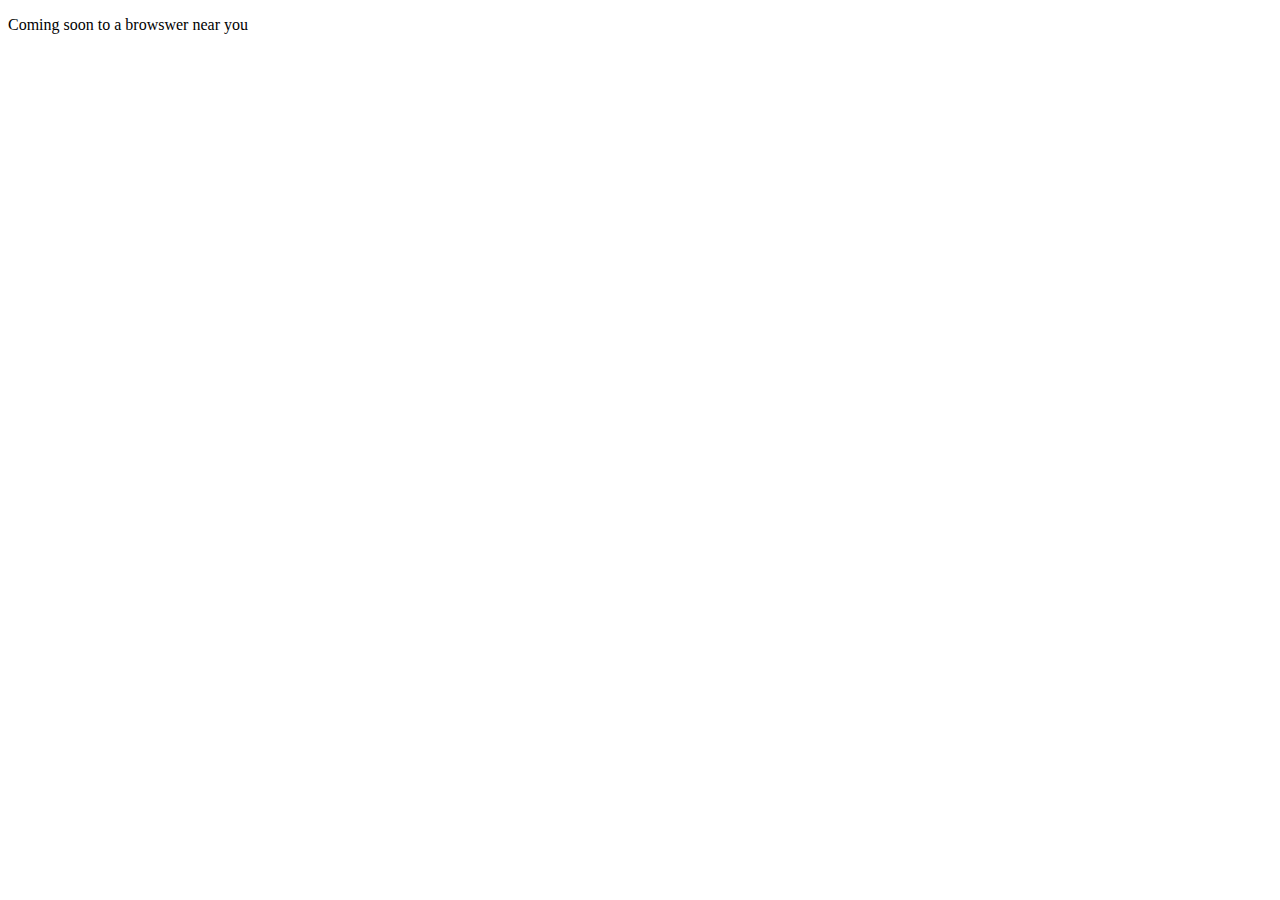
<file: index.html>
<!DOCTYPE html>
<html lang="en">
<head>
    <meta charset="UTF-8">
    <meta http-equiv="X-UA-Compatible" content="IE=edge">
    <meta name="viewport" content="width=device-width, initial-scale=1.0">
    <title>Learn Through Stories. Brought to you by IDC, IIT Bombay</title>
</head>
<body>
    <p> Coming soon to a browswer near you </p>
</body>
</html>
</file>
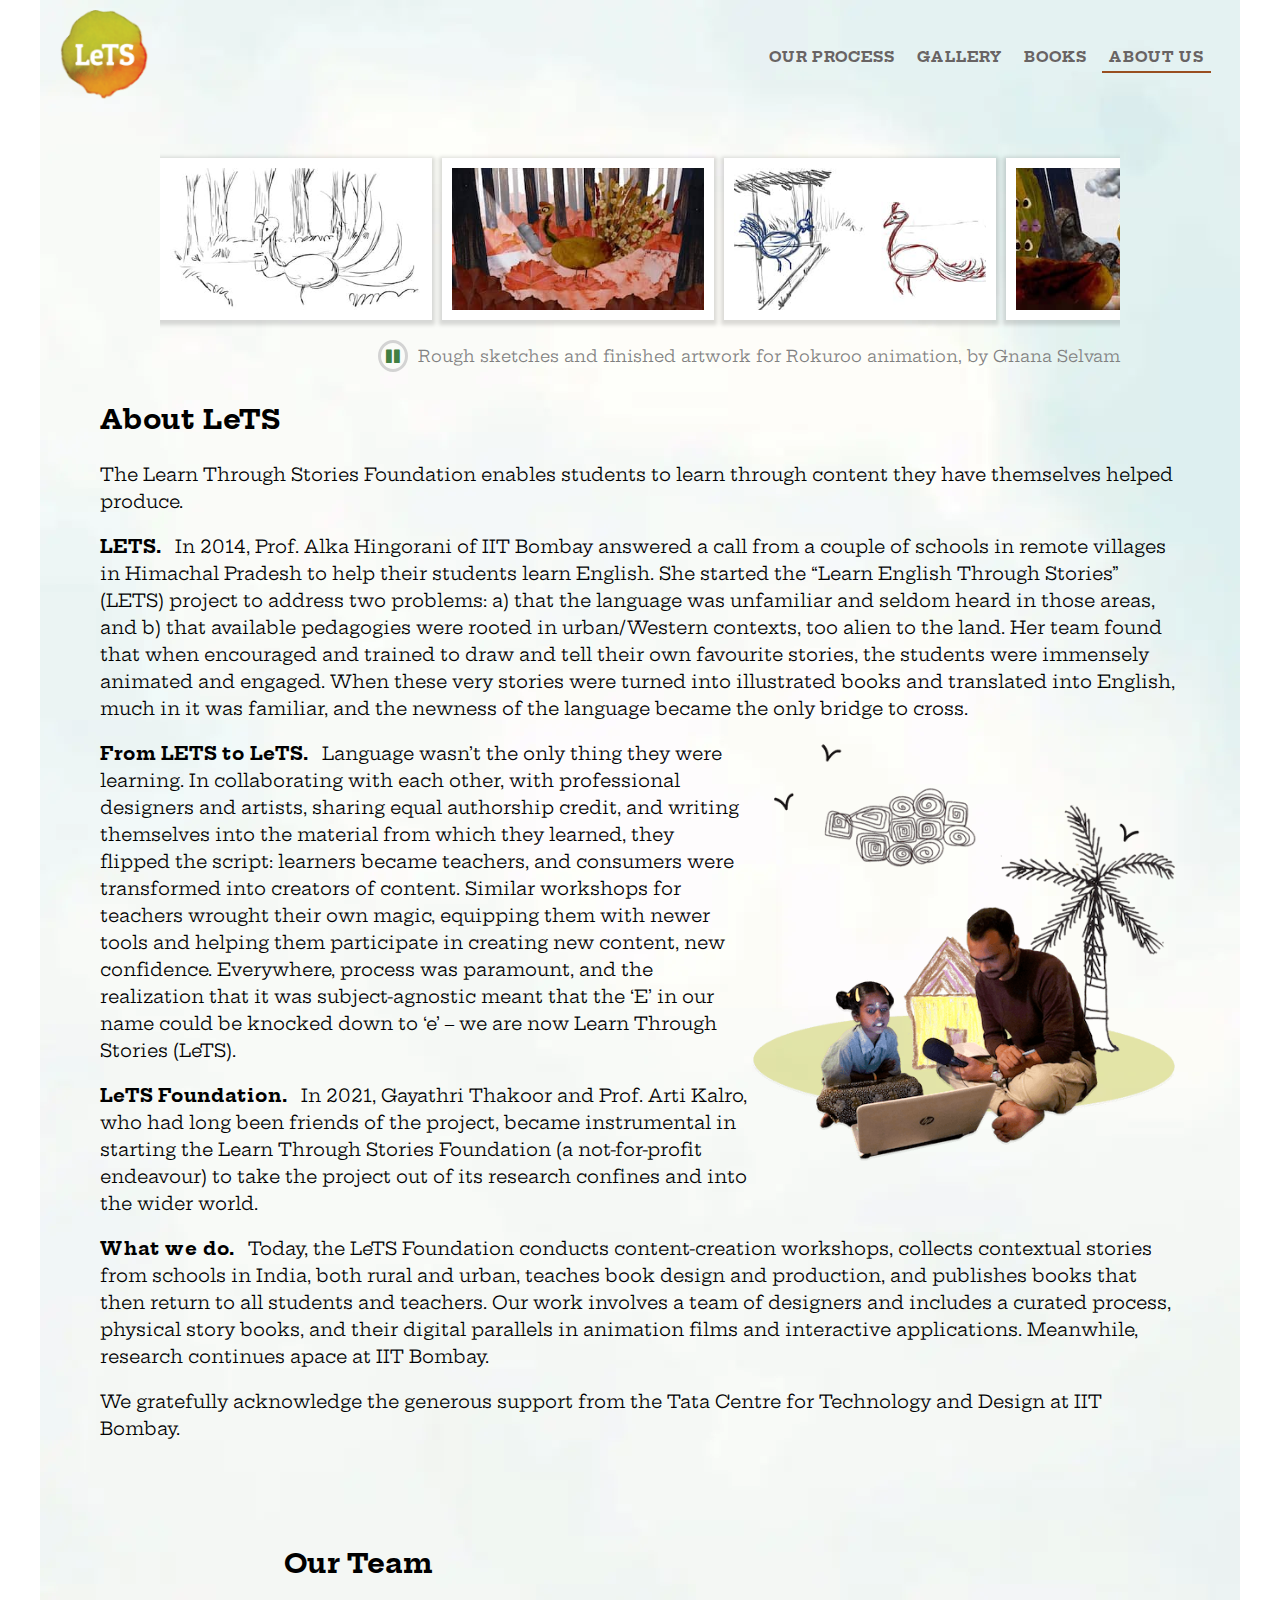
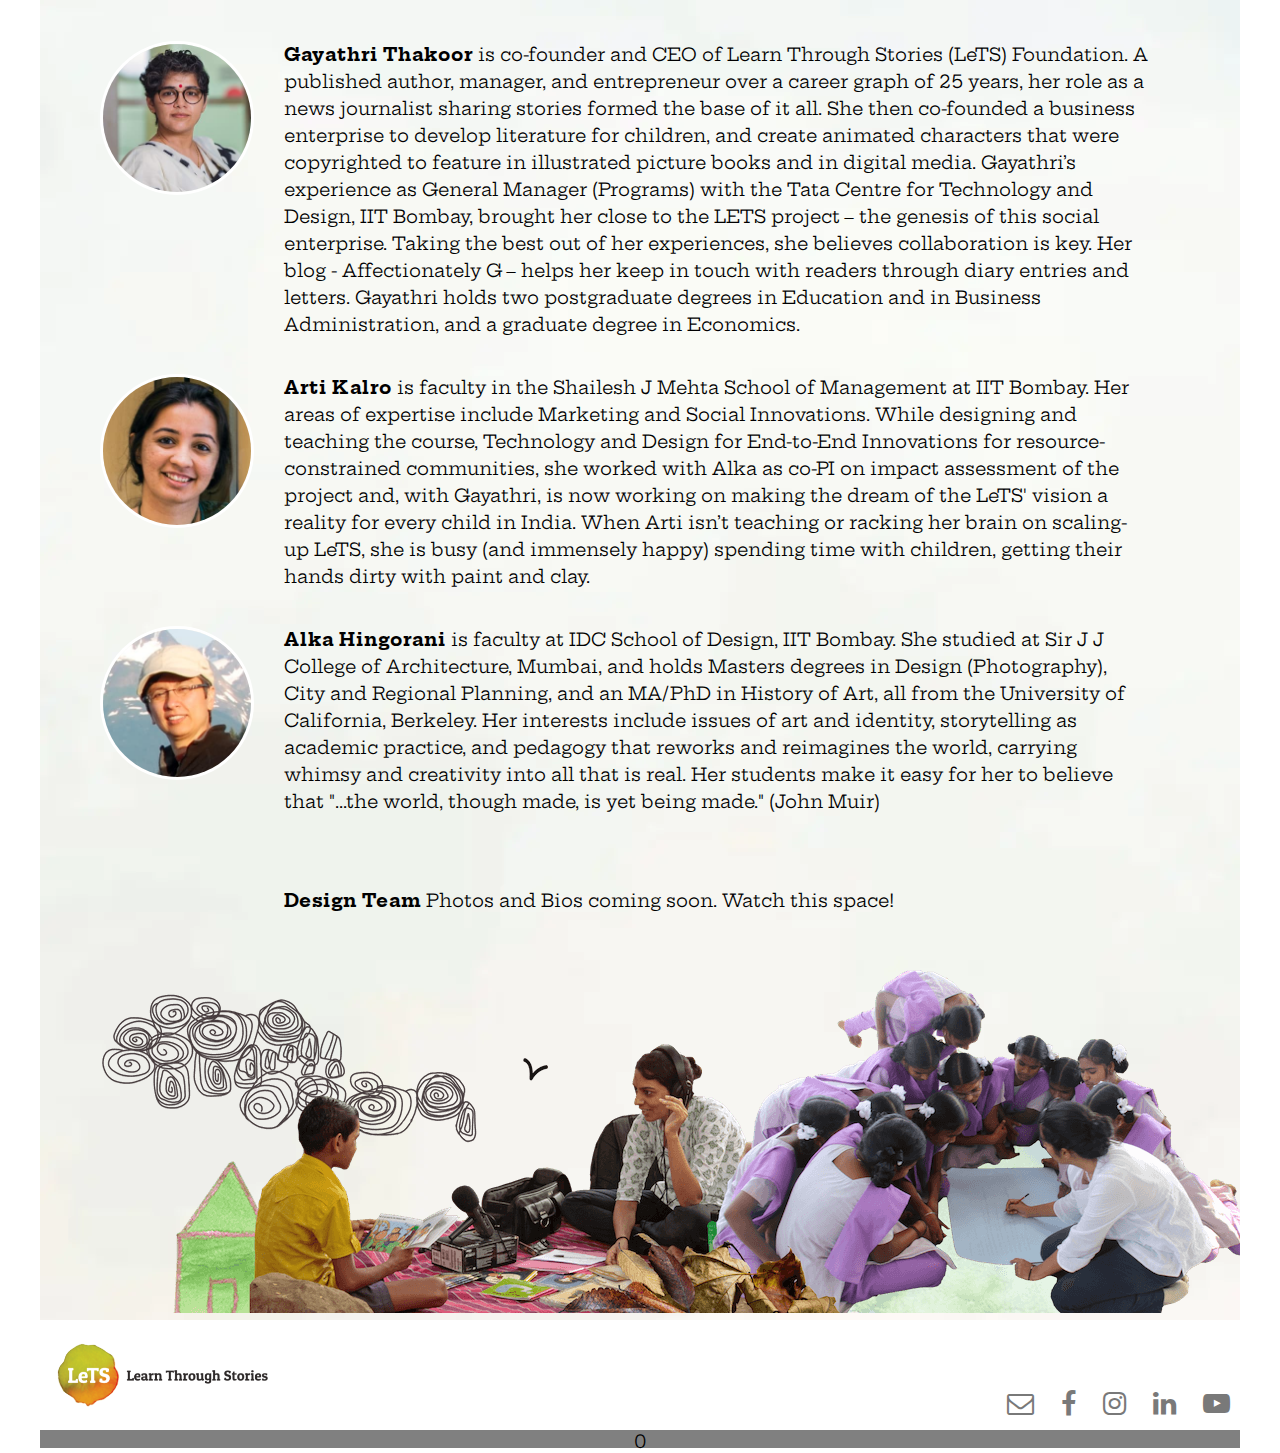
<file: aboutus.html>
<!DOCTYPE html>
<html lang="en">

<head>
  <meta charset="UTF-8">
  <meta http-equiv="X-UA-Compatible" content="IE=edge">
  <meta name="viewport" content="width=device-width, initial-scale=1.0">
  <title>LeTS: Learn Through Stories. About Us.</title>
  <script async src="https://www.googletagmanager.com/gtag/js?id=G-5X773H3F3R"></script>
  <script>
    window.dataLayer = window.dataLayer || [];
    function gtag(){dataLayer.push(arguments);}
    gtag('js', new Date());

    gtag('config', 'G-5X773H3F3R');
  </script>
  <link rel="stylesheet" href="./assets/css/base.css">
  <link rel="stylesheet" href="assets/css/aboutus.css">
  <script src="assets/js/jquery-3.5.1.min.js"></script>
  <style>
    .about strong {
      margin-right: 0.5rem;
    }
  </style>
</head>

<body>
  <div id="about-container">
    <nav id="navbar">
      <div id="logo">
        <a href="index.html"><img src="assets/img/lets-logo-120.png"></a>
      </div>
      <ul id="links" class="nav">
        <li class="nav-item"><a href="process.html">OUR PROCESS</a></li>
        <li class="nav-item"><a href="gallery.html">GALLERY</a></li>
        <li class="nav-item"><a href="books.html">BOOKS</a></li>
        <li class="nav-item active-page"><a href="#">ABOUT US</a></li>
      </ul>
    </nav>

    <div id="anim-container">
      <div id="anim-slider" class="slider">
        <div class="slide"><img src="assets/img/about_anim/01-peacock-a.jpg"></div>
        <div class="slide"><img src="assets/img/about_anim/01-peacock-b.jpg"></div>
        <div class="slide"><img src="assets/img/about_anim/02-peacock-rooster-a.jpg"></div>
        <div class="slide"><img src="assets/img/about_anim/02-peacock-rooster-b.jpg"></div>
        <div class="slide"><img src="assets/img/about_anim/03-sheep-rooster-a.jpg"></div>
        <div class="slide"><img src="assets/img/about_anim/03-sheep-rooster-b.jpg"></div>
        <div class="slide"><img src="assets/img/about_anim/04-sheep-a.jpg"></div>
        <div class="slide"><img src="assets/img/about_anim/04-sheep-b.jpg"></div>
        <div class="slide"><img src="assets/img/about_anim/05-sheep-a.jpg"></div>
        <div class="slide"><img src="assets/img/about_anim/05-sheep-b.jpg"></div>
        <div class="slide"><img src="assets/img/about_anim/06-peacock-rooster-a.jpg"></div>
        <div class="slide"><img src="assets/img/about_anim/06-peacock-rooster-b.jpg"></div>
        <div class="slide"><img src="assets/img/about_anim/07-rooster-a.jpg"></div>
        <div class="slide"><img src="assets/img/about_anim/07-rooster-b.jpg"></div>
      </div>
      <div id="anim-control" style="text-align: end;margin-top:10px">
        <a id="play" class="fa icon-pause" onclick="togglePlayPause();"></a>
        Rough sketches and finished artwork for Rokuroo animation, by Gnana Selvam
      </div>  
    </div>
    <div class="about">
      <h2 style="text-align: start;"> About LeTS </h2>
      The Learn Through Stories Foundation enables students to learn through content they have themselves helped
      produce.
    </div>

    <div class="about">

      <strong>LETS.</strong> In 2014, Prof. Alka Hingorani of IIT Bombay answered a call from a couple of schools in
      remote villages in Himachal Pradesh to help their students learn English. She started the “Learn English Through
      Stories” (LETS) project to address two problems: a) that the language was unfamiliar and seldom heard in those
      areas, and b) that available pedagogies were rooted in urban/Western contexts, too alien to the land. Her team
      found that when encouraged and trained to draw and tell their own favourite stories, the students were immensely
      animated and engaged. When these very stories were turned into illustrated books and translated into English,
      much in it was familiar, and the newness of the language became the only bridge to cross.
    </div>

    <div class="about">
      <span class="floater"><img src="assets/img/about-umesh.png" title="Umesh Wagh recording student voice"></span>
      <strong>From LETS to LeTS.</strong> Language wasn’t the only thing they were learning. In collaborating with
      each other, with professional designers and artists, sharing equal authorship credit, and writing themselves
      into the material from which they learned, they flipped the script: learners became teachers,

      and consumers were
      transformed into creators of content. Similar workshops for teachers wrought their own magic, equipping them
      with newer tools and helping them participate in creating new content, new confidence. Everywhere, process was
      paramount, and the realization that it was subject-agnostic meant that the ‘E’ in our name could be knocked down
      to ‘e’ – we are now Learn Through Stories (LeTS).
    </div>

    <div class="about">
      <strong>LeTS Foundation.</strong> In 2021, Gayathri Thakoor and Prof. Arti Kalro, who had long been friends of
      the project, became instrumental in starting the Learn Through Stories Foundation (a not-for-profit endeavour)
      to take the project out of its research confines and into the wider world.
    </div>

    <div class="about">
      <strong>What we do.</strong> Today, the LeTS Foundation conducts content-creation workshops, collects contextual
      stories from schools in India, both rural and urban, teaches book design and production, and publishes books
      that then return to all students and teachers. Our work involves a team of designers and includes a curated
      process, physical story books, and their digital parallels in animation films and interactive applications.
      Meanwhile, research continues apace at IIT Bombay.
    </div>

    <div class="about">We gratefully acknowledge the generous support from the Tata Centre for
      Technology and Design at IIT Bombay.
    </div>


    <div class="team" style="margin-top:4rem;">
      <div class="member">
        <!-- <img src="assets/img/about-bird-cloud.png" style="position: absolute; left: 0; width:20%; height: auto;" alt=""
          srcset=""> -->
        <div class="profile">
          <h2 style="text-align: start;"> Our Team </h2>
        </div>
      </div>
      <div class="member">
        <div class="square">
          <div class="mugshot"><img src="assets/img/gayathri.jpg"></div>
        </div>
        <div class="profile">
          <strong>Gayathri Thakoor</strong> is co-founder and CEO of Learn Through Stories (LeTS) Foundation. A
          published author,
          manager, and entrepreneur over a career graph of 25 years, her role as a news journalist sharing stories
          formed the base of it all. She then co-founded a business enterprise to develop literature for children, and
          create animated characters that were copyrighted to feature in illustrated picture books and in digital
          media. Gayathri’s experience as General Manager (Programs) with the Tata
          Centre for Technology and Design, IIT Bombay, brought her close to the LETS project – the genesis of this
          social
          enterprise. Taking the best out of her experiences, she believes
          collaboration is key. Her blog - Affectionately G – helps her keep in touch with readers
          through diary entries and letters. Gayathri holds two postgraduate degrees in Education and in Business
          Administration, and a graduate degree in Economics.
        </div>
      </div>

      <div class="member">
        <div class="square">
          <div class="mugshot"><img src="assets/img/arti.jpg"></div>
        </div>
        <div class="profile">
          <strong>Arti Kalro</strong> is faculty in the Shailesh J Mehta School of Management at IIT Bombay. Her areas
          of expertise
          include Marketing and Social Innovations. While designing and teaching the course, Technology and Design for
          End-to-End Innovations for resource-constrained communities, she worked with Alka as co-PI on impact
          assessment
          of the project and, with Gayathri, is now working on making the dream of the LeTS' vision a reality for every
          child in India. When
          Arti isn’t teaching or racking her brain on scaling-up LeTS, she is busy (and immensely happy) spending time
          with
          children, getting their hands dirty with paint and clay.
        </div>
      </div>

      <div class="member">
        <div class="square">
          <div class="mugshot"><img src="assets/img/alka.jpg"></div>
        </div>
        <div class="profile">
          <strong>Alka Hingorani</strong> is faculty at IDC School of Design, IIT Bombay. She studied at Sir J J College
          of Architecture, Mumbai, and holds Masters degrees in Design (Photography), City and Regional Planning, and an
          MA/PhD in History of Art, all from the University of California, Berkeley. Her interests include issues of art
          and identity, storytelling as academic practice, and pedagogy that reworks and reimagines the world, carrying
          whimsy and creativity into all that is real. Her students make it easy for her to believe that
          "...the world, though made, is yet being made." (John Muir)

        </div>
      </div>

      <div class="member" style="margin-top:4rem;">
        <div class="profile">
          <strong>Design Team</strong> Photos and Bios coming soon. Watch this space!

        </div>
      </div>
    </div>

    <div style="overflow:hidden;">
      <img src="assets/img/about-aarti.png" title="Aarti Latkar engaging students" loading="lazy" style="margin-left: 3rem; width:100%; height:auto;">
    </div>
  </div>
 
  <div id="footer">
    <div id="logotext"> <img src="assets/img/ftr-logo.png"> </div>
    <div id="social">
      <a href="mailto:contactletsfoundation@gmail.com?body=Dear%20LeTS%20team,">
        <span class="fa icon-mail"></span>
      </a>
      <a href="#"> <span class="fa icon-facebook"></span></a>
      <a href="#"> <span class="fa icon-instagram"></span></a>
      <a href="#"> <span class="fa icon-linkedin"></span></a>
      <a href="https://www.youtube.com/channel/UCVaoDw8TCRQFyrm3IbUyc-Q"> <span class="fa icon-youtube"></span></a>
    </div>
  </div>
  <div style="height: 1rem; background-color: grey; width: 100%;" />

  <script>
    const slides = $(".slide");
    const slider = $("#anim-slider"); // dom element
    const delay = 4000;
    var isPaused = false;
    var timer = null;
    function animLoop() {
      clearTimeout(timer);
      if (isPaused) {
        return;
      }
      // At each iteration, scroll to the closest child on the right
      // This works even if the window is manually scrolled. 
      // If the last child is in the scroll window, then wait a little and scrollback.
      const _slider = slider[0]; // dom element
      if (_slider.clientWidth > 0 && (_slider.scrollWidth - _slider.scrollLeft <= _slider.clientWidth)) {
        // Reached the end. delay some more, then reset to left.
        slider.animate({ scrollLeft: slides[0].offsetLeft }, 300);
        timer = setTimeout(() => {
          animLoop();
        }, delay);
      } else {
        for (let i = 0; i < slides.length; i++) {
          const slide = slides[i];

          if (slide.offsetLeft - _slider.scrollLeft > 15) {
            slider.animate({ scrollLeft: slide.offsetLeft - 2 }, 800); // -2 to not obscure the left border
            timer = setTimeout(animLoop, delay);
            break;
          }
        }
      }
    }
    slider.scrollLeft(slides[0].offsetLeft);
    timer=setTimeout(animLoop, delay);
    
    function togglePlayPause() {
      isPaused = !isPaused;
      if (isPaused) {
        $("#play").removeClass("icon-pause").addClass("icon-play")
      } else {
        $("#play").removeClass("icon-play").addClass("icon-pause")
        animLoop();
      }
    }
  </script>
</body>
0
</html>
</file>
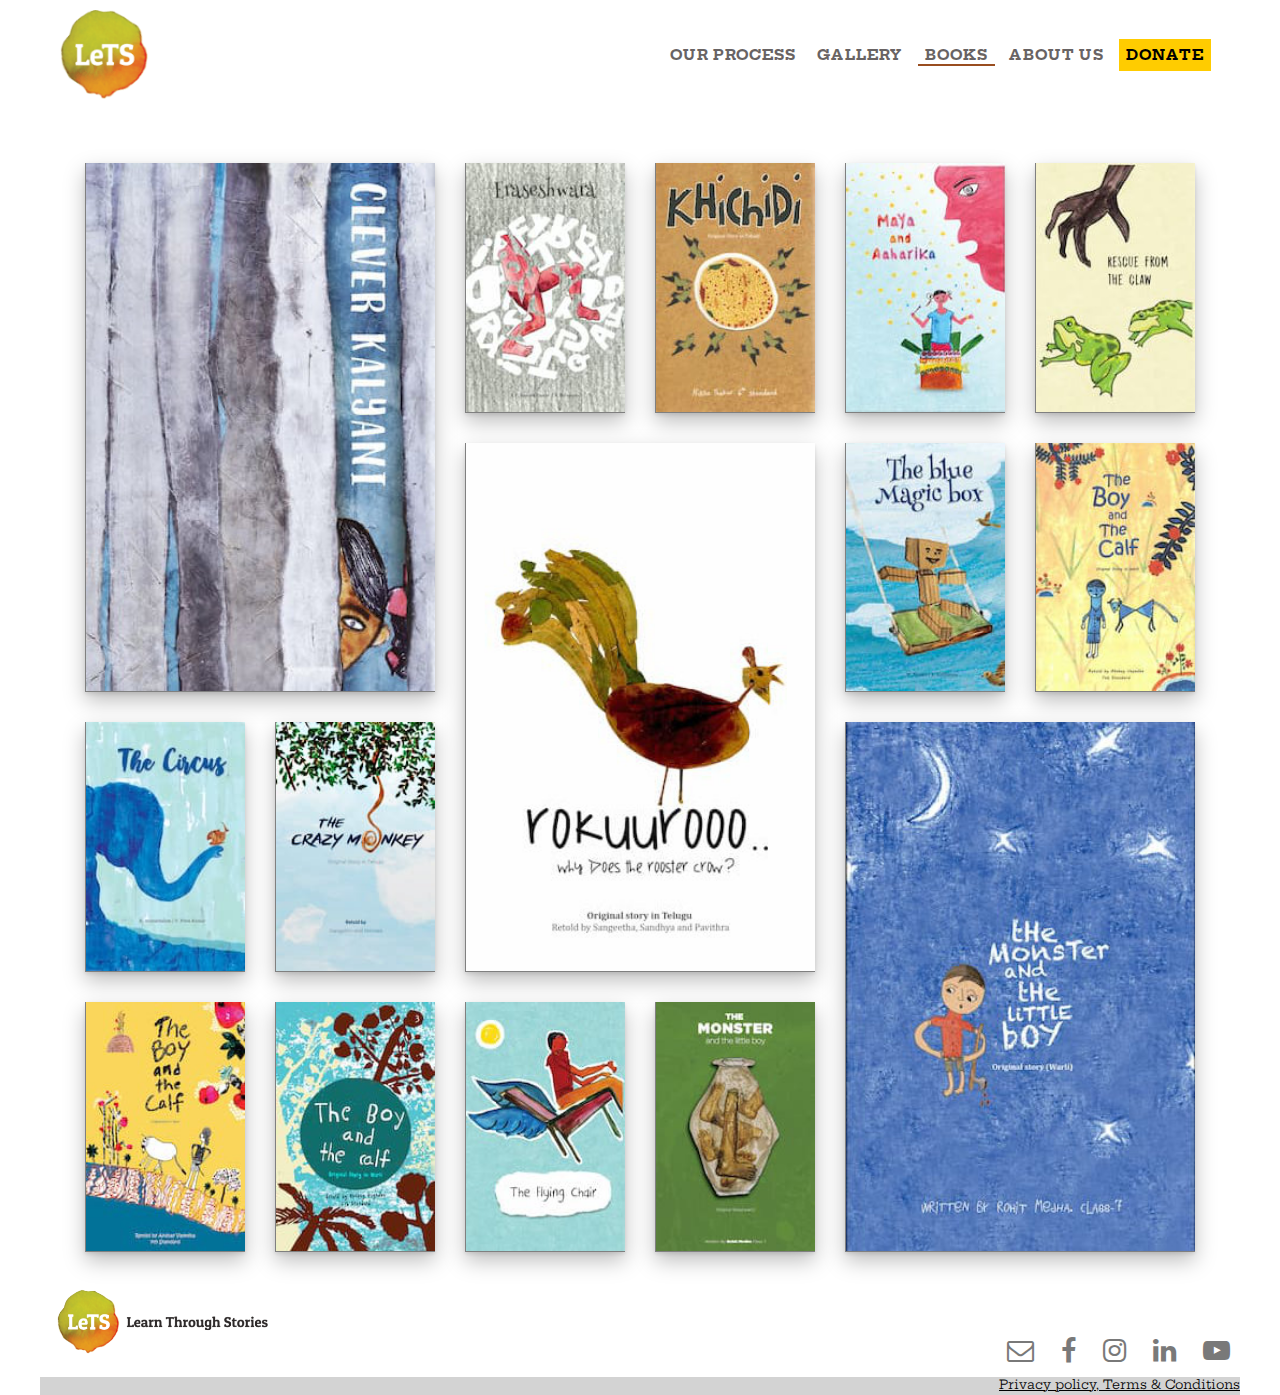
<file: books.html>
<!DOCTYPE html>
<html lang="en">

<head>
    <meta charset="UTF-8">
    <meta http-equiv="X-UA-Compatible" content="IE=edge">
    <meta name="viewport" content="width=device-width, initial-scale=1.0">
    <title>LeTS: Learn Through Stories. Our Books</title>
    <script async src="https://www.googletagmanager.com/gtag/js?id=G-5X773H3F3R"></script>
    <script>
      window.dataLayer = window.dataLayer || [];
      function gtag(){dataLayer.push(arguments);}
      gtag('js', new Date());
  
      gtag('config', 'G-5X773H3F3R');
    </script>
    <link rel="stylesheet" href="./assets/css/bookblock.css" />
    <link rel="stylesheet" href="assets/css/base.css">
    <link rel="stylesheet" href="assets/css/books-base.css">
    <link rel="stylesheet" href="assets/css/books.css">
    <style>
        @media only screen and (max-width: 720px) {
            #middle {
                font-size: 10px;
            }
        }
    </style>
</head>

<body>
    <div id="books-container">
        <nav id="navbar">
            <div id="logo">
                <a href="index.html"><img src="assets/img/lets-logo-120.png"></a>
            </div>
            <ul id="links" class="nav">
                <li class="nav-item"><a href="process.html">OUR PROCESS</a></li>
                <li class="nav-item"><a href="gallery.html">GALLERY</a></li>
                <li class="nav-item active-page"><a href="books.html">BOOKS</a></li>
                <li class="nav-item"><a href="aboutus.html">ABOUT US</a></li>
		<li class="nav-item"><a class="donate" href="https://rzp.io/l/learnthroughstories">DONATE</a></li>
            </ul>
        </nav>
        <div id="books-top">
            <!-- <img src="assets/img/books-top.png"> -->
        </div>
        <div id="book-open"> </div>         <!-- Placeholder for book modal -->
        <div id="shelf">
            <div id="ck" class="grid-cell">
                <div class="book-on-shelf" onclick="openBook('CleverKalyani');">
                    <img src='assets/img/books/CleverKalyani/00-small.jpg'>
                </div>
            </div>

            <div id="bm" class="grid-cell">
                <div class="book-on-shelf" onclick="openBook('BlueMagicBox');">
                    <img src='assets/img/books/BlueMagicBox/00-small.jpg'>
                </div>
            </div>

            <div id="bc1" class="grid-cell">
                <div class="book-on-shelf" onclick="openBook('BoyandCalf_v1');">
                    <img src='assets/img/books/BoyandCalf_v1/00-small.jpg'>
                </div>
            </div>

            <div id="bc2" class="grid-cell">
                <div class="book-on-shelf" onclick="openBook('BoyandCalf_v2');">
                    <img src='assets/img/books/BoyandCalf_v2/00-small.jpg'>
                </div>
            </div>

            <div id="bc3" class="grid-cell">
                <div class="book-on-shelf" onclick="openBook('BoyandCalf_v3');">
                    <img src='assets/img/books/BoyandCalf_v3/00-small.jpg'>
                </div>
            </div>

            <div id="cm" class="grid-cell">
                <div class="book-on-shelf" onclick="openBook('CrazyMonkey');">
                    <img src='assets/img/books/CrazyMonkey/00-small.jpg'>
                </div>
            </div>

            <div id="er" class="grid-cell">
                <div class="book-on-shelf" onclick="openBook('Eraseshwara');">
                    <img src='assets/img/books/Eraseshwara/00-small.jpg'>
                </div>
            </div>

            <div id="fc" class="grid-cell">
                <div class="book-on-shelf" onclick="openBook('FlyingChair');">
                    <img src='assets/img/books/FlyingChair/00-small.jpg'>
                </div>
            </div>

            <div id="kh" class="grid-cell">
                <div class="book-on-shelf" onclick="openBook('Khichdi');">
                    <img src='assets/img/books/Khichdi/00-small.jpg'>
                </div>
            </div>

            <div id="ma" class="grid-cell">
                <div class="book-on-shelf" onclick="openBook('MayaAndAaharika');">
                    <img src='assets/img/books/MayaAndAaharika/00-small.jpg'>
                </div>
            </div>

            <div id="mr" class="grid-cell">
                <div class="book-on-shelf" onclick="openBook('MonsterRhymed');">
                    <img src='assets/img/books/MonsterRhymed/00-small.jpg'>
                </div>
            </div>

            <div id="mg" class="grid-cell">
                <div class="book-on-shelf" onclick="openBook('Monster_Graded');">
                    <img src='assets/img/books/Monster_Graded/00-small.jpg'>
                </div>
            </div>

            <div id="rc" class="grid-cell">
                <div class="book-on-shelf" onclick="openBook('RescueFromTheClaw');">
                    <img src='assets/img/books/RescueFromTheClaw/00-small.jpg'>
                </div>
            </div>

            <div id="ro" class="grid-cell">
                <div class="book-on-shelf" onclick="openBook('Rokuuroo');">
                    <img src='assets/img/books/Rokuuroo/00-small.jpg'>
                </div>
            </div>

            <div id="tc" class="grid-cell">
                <div class="book-on-shelf" onclick="openBook('TheCircus');">
                    <img src='assets/img/books/TheCircus/00-small.jpg'>
                </div>
            </div>
        </div>
    </div>
    <div id="footer">
        <div id="logotext"> <img src="assets/img/ftr-logo.png"> </div>
        <div id="social">
          <a href="mailto:contactletsfoundation@gmail.com?body=Dear%20LeTS%20team,">
                <span class="fa icon-mail"></span>
          </a>
          <a href="https://www.facebook.com/learnthroughstories.org"> <span class="fa icon-facebook"></span></a>
          <a href="https://www.instagram.com/learnthroughstories/"> <span class="fa icon-instagram"></span></a>
          <a href="https://www.linkedin.com/company/learnthroughstories/"> <span class="fa icon-linkedin"></span></a>
          <a href="https://www.youtube.com/channel/UCVaoDw8TCRQFyrm3IbUyc-Q"> <span class="fa icon-youtube"></span></a>
        </div>
      </div>

      <div id="policies"><a href="policies.html">Privacy policy, Terms & Conditions</a></div>
        
    </div>

    <script type="text/javascript" src="assets/js/jquery-3.5.1.min.js"></script>
    <script type="text/javascript" src="assets/js/modernizr.custom.js"></script>
    <script type="text/javascript" src="assets/js/jquerypp.custom.js"></script>
    <script type="text/javascript" src="assets/js/jquery.bookblock.js"></script>
    <script type="text/javascript" src="assets/js/lets.js"></script>

</body>
</file>
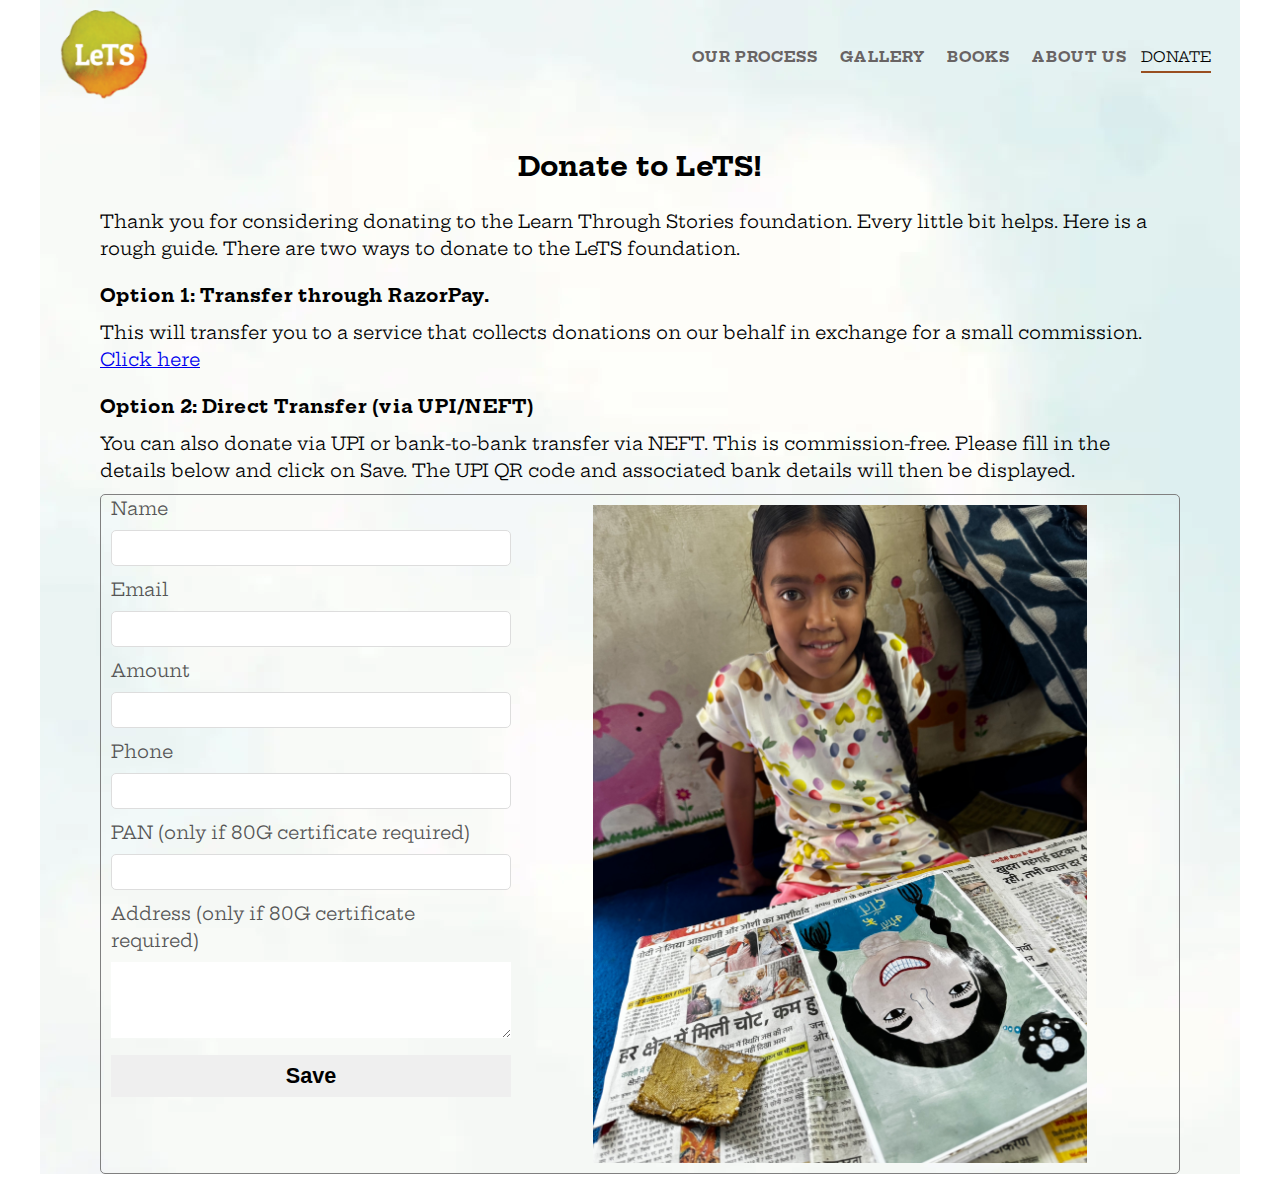
<file: donate.html>
<!DOCTYPE html>
<html lang="en">

<head>
    <meta charset="UTF-8">
    <meta http-equiv="X-UA-Compatible" content="IE=edge">
    <meta name="viewport" content="width=device-width, initial-scale=1.0">
    <title>LeTS: Learn Through Stories. About Us.</title>
    <script async src="https://www.googletagmanager.com/gtag/js?id=G-5X773H3F3R"></script>
    <script>
        window.dataLayer = window.dataLayer || [];
        function gtag() { dataLayer.push(arguments); }
        gtag('js', new Date());

        gtag('config', 'G-5X773H3F3R');
    </script>
    <link rel="stylesheet" href="./assets/css/base.css">
    <link rel="stylesheet" href="assets/css/donate.css">
    <script src="assets/js/jquery-3.5.1.min.js"></script>
    <style>
        .donate strong {
            margin-right: 0.5rem;
        }
    </style>
</head>

<body>
    <div id="donate-container">
        <nav id="navbar">
            <div id="logo">
                <a href="index.html"><img src="assets/img/lets-logo-120.png"></a>
            </div>
            <ul id="links" class="nav">
                <li class="nav-item"><a href="process.html">OUR PROCESS</a></li>
                <li class="nav-item"><a href="gallery.html">GALLERY</a></li>
                <li class="nav-item"><a href="books.html">BOOKS</a></li>
                <li class="nav-item"><a href="aboutus.html">ABOUT US</a></li>
                <li class="nav-item active-page">DONATE</a></li>
            </ul>
        </nav>

        <h2>
            Donate to LeTS!
        </h2>

        <div class="donate">
            <p>
                Thank you for considering donating to the Learn Through Stories foundation. Every little bit helps.
                Here is
                a rough guide. There are two ways to donate to the LeTS foundation.</p>


            <h4>Option 1: Transfer through RazorPay.</h4>

            <p> This will transfer you to a service that collects donations on our behalf in exchange for a small
                commission.</p>
            <p><a href="https://rzp.io/rzp/XTjHPM6">Click here</a></p>

            <h4>Option 2: Direct Transfer (via UPI/NEFT)</h4>
            <p>
                You can also donate via UPI or bank-to-bank transfer via NEFT. This is commission-free. Please fill
                in the details below and click on Save. The UPI QR code and associated bank details will then be
                displayed.
            </p>

            <div class="donation-container">
                <div class="donation-form">
                    <form id="donationForm">
                        <label for="name">Name</label>
                        <input type="text" id="name" name="name" required>

                        <label for="email">Email</label>
                        <input type="email" id="email" name="email" required>

                        <label for="amount">Amount</label>
                        <input type="number" id="amount" name="amount" required min="1">

                        <label for="phone">Phone</label>
                        <input type="tel" id="phone" name="phone" required>

                        <label for="pan">PAN (only if 80G certificate required)</label>
                        <input type="text" id="pan" name="pan">

                        <label for="address">Address (only if 80G certificate required)</label>
                        <textarea id="address" name="address" rows="4"></textarea>

                        <button type="button" id="saveButton">Save</button>
                    </form>
                </div>

                <div class="donation-image">
                    <img src="assets/img/neha.jpg" alt="Learn Through Stories">
                </div>
            </div>
            <!-- Hidden Donation Details -->
            <div id="donations-details-outer" class="hidden">
                <p> Thank you! Please scan the UPI QR code, or, transfer to the IDFC account shown below.</p>
                <div class="donation-details">
                    <div class="qr-section">
                        <p style="text-align: center;"><strong>UPI ID: learn@idfcbank</strong></p>
                        <img src="assets/img/qr.jpg" alt="QR Code for UPI">
                    </div>
                    <div class="bank-details">
                        <p><strong>NEFT Bank-to-bank transfer</strong></p>
                        <p>Account Name: Learn Through Stories Foundation</p>
                        <p>Bank Name: IDFC First Bank</p>
                        <p>Account No: 10207955690</p>
                        <p>IFSC Code: IDFB0040109</p>
                        <p>Branch: Mulund, Mumbai</p>
                    </div>
                </div>
            </div>
        </div>
    </div>
    <script>
        document.getElementById('saveButton').addEventListener('click', function () {
            const name = document.getElementById('name').value.trim();
            const email = document.getElementById('email').value.trim();
            const phone = document.getElementById('phone').value.trim();
            const amount = document.getElementById('amount').value.trim();
            const pan = document.getElementById('pan').value.trim();
            const address = document.getElementById('address').value.trim();

            const panRegex = /^[A-Z]{5}[0-9]{4}[A-Z]$/;

            if (!name) {
                alert("Name cannot be blank.");
                return;
            }

            if (!email || !email.includes('@')) {
                alert("Please enter a valid email address.");
                return;
            }

            if (!phone) {
                alert("Phone number cannot be blank.");
                return;
            }

            if (!amount || isNaN(amount) || Number(amount) <= 0) {
                alert("Please enter a valid donation amount greater than zero.");
                return;
            }

            if (pan && !panRegex.test(pan)) {
                alert("Invalid PAN format. Please enter a valid PAN (e.g., ABCDE1234F).");
                return;
            }

            if (pan && !address) {
                alert("Address is necessary for tax-exemption certificate")
            }

            donationDetails = document.getElementById('donations-details-outer');
            donationDetails.classList.remove('hidden');
            donationDetails.scrollIntoView({ behavior: "smooth", block: "start" });

        });
    </script>

</body>

</html>
</file>
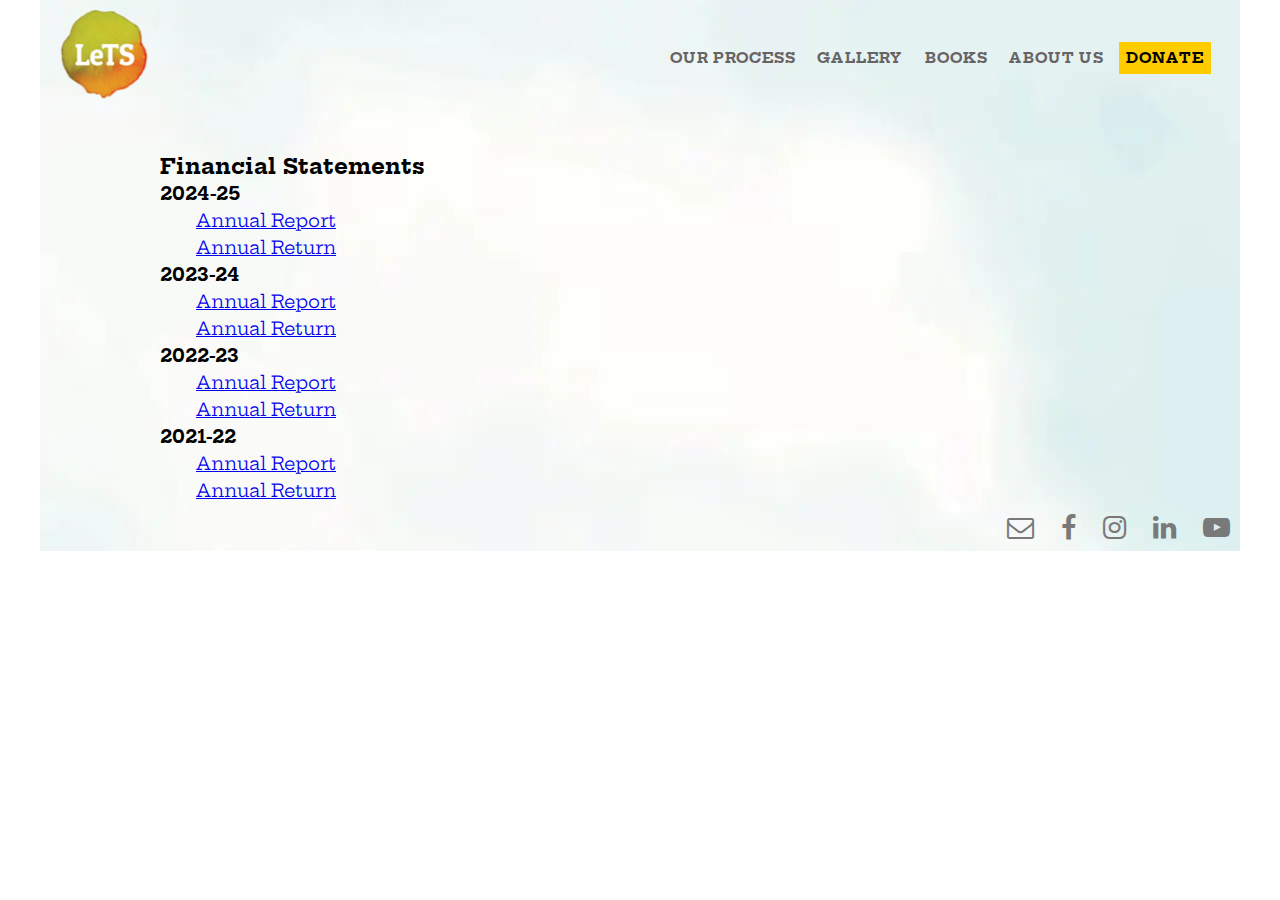
<file: governance.html>
<!DOCTYPE html>
<html lang="en">

<head>
  <meta charset="UTF-8">
  <meta http-equiv="X-UA-Compatible" content="IE=edge">
  <meta name="viewport" content="width=device-width, initial-scale=1.0">
  <title>LeTS: Learn Through Stories. Annual Reports</title>
  <script async src="https://www.googletagmanager.com/gtag/js?id=G-5X773H3F3R"></script>
  <script>
    window.dataLayer = window.dataLayer || [];
    function gtag(){dataLayer.push(arguments);}
    gtag('js', new Date());

    gtag('config', 'G-5X773H3F3R');
  </script>
  <link rel="stylesheet" href="./assets/css/base.css">
  <link rel="stylesheet" href="assets/css/gov.css">
  <script src="assets/js/jquery-3.5.1.min.js"></script>
  <style>
    .about strong {
      margin-right: 0.5rem;
    }
  </style>
</head>

<body>
  <div id="gov-container">
    <nav id="navbar">
      <div id="logo">
        <a href="index.html"><img src="assets/img/lets-logo-120.png"></a>
      </div>
      <ul id="links" class="nav">
        <li class="nav-item"><a href="process.html">OUR PROCESS</a></li>
        <li class="nav-item"><a href="gallery.html">GALLERY</a></li>
        <li class="nav-item"><a href="books.html">BOOKS</a></li>
        <li class="nav-item"><a href="#">ABOUT US</a></li>
        <li class="nav-item"><a class="donate" href="https://rzp.io/rzp/XTjHPM6">DONATE</a></li>
      </ul>
    </nav>


    <div id="gov-yearly-statements">
      <h3>
        Financial Statements
      </h3>
      <h4> 2024-25 </h4>
      <p class="doc"> <a href="governance_policies/annual_report_24-25.pdf">Annual Report</a></p>
      <p class="doc"> <a href="governance_policies/annual_return_24-25.pdf">Annual Return</a></p>
      <h4> 2023-24 </h4>
      <p class="doc"> <a href="governance_policies/annual_report_23-24.pdf">Annual Report</a></p>
      <p class="doc"> <a href="governance_policies/annual_return_23-24.pdf">Annual Return</a></p>
      <h4> 2022-23 </h4>
      <p class="doc"> <a href="governance_policies/annual_report_22-23.pdf">Annual Report</a></p>
      <p class="doc"> <a href="governance_policies/annual_return_22-23.pdf">Annual Return</a></p>
      <h4> 2021-22 </h4>
      <p class="doc"> <a href="governance_policies/annual_report_21-22.pdf">Annual Report</a></p>
      <p class="doc"> <a href="governance_policies/annual_return_21-22.pdf">Annual Return</a></p>      
    </div>

  <div id="footer">
    <!-- <div id="logotext"> <img src="assets/img/ftr-logo.png"> </div> -->
    <div id="social">
      <a href="mailto:contactletsfoundation@gmail.com?body=Dear%20LeTS%20team,">
        <span class="fa icon-mail"></span>
      </a>
      <a href="https://www.facebook.com/learnthroughstories.org"> <span class="fa icon-facebook"></span></a>
      <a href="https://www.instagram.com/learnthroughstories/"> <span class="fa icon-instagram"></span></a>
      <a href="https://www.linkedin.com/company/learnthroughstories/"> <span class="fa icon-linkedin"></span></a>
      <a href="https://www.youtube.com/channel/UCVaoDw8TCRQFyrm3IbUyc-Q"> <span class="fa icon-youtube"></span></a>
    </div>
  </div>

</body>
</html>
</file>
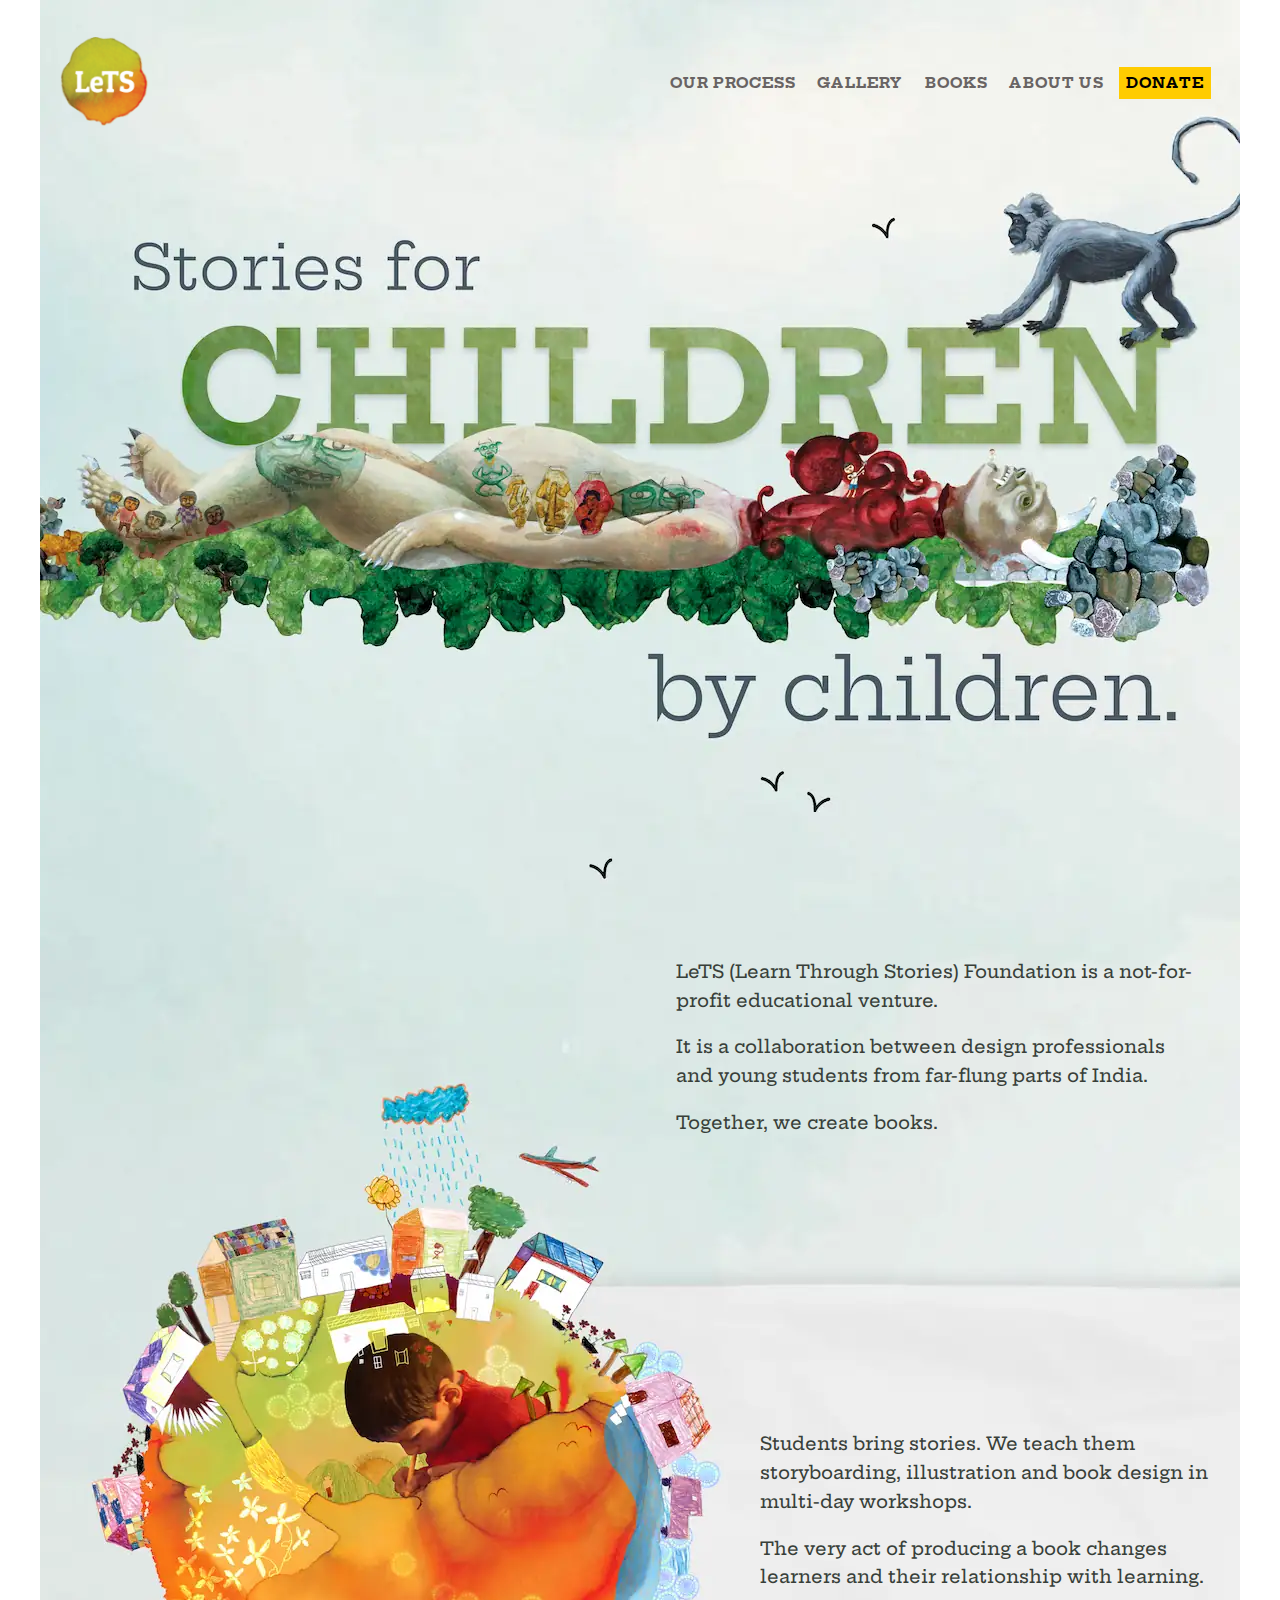
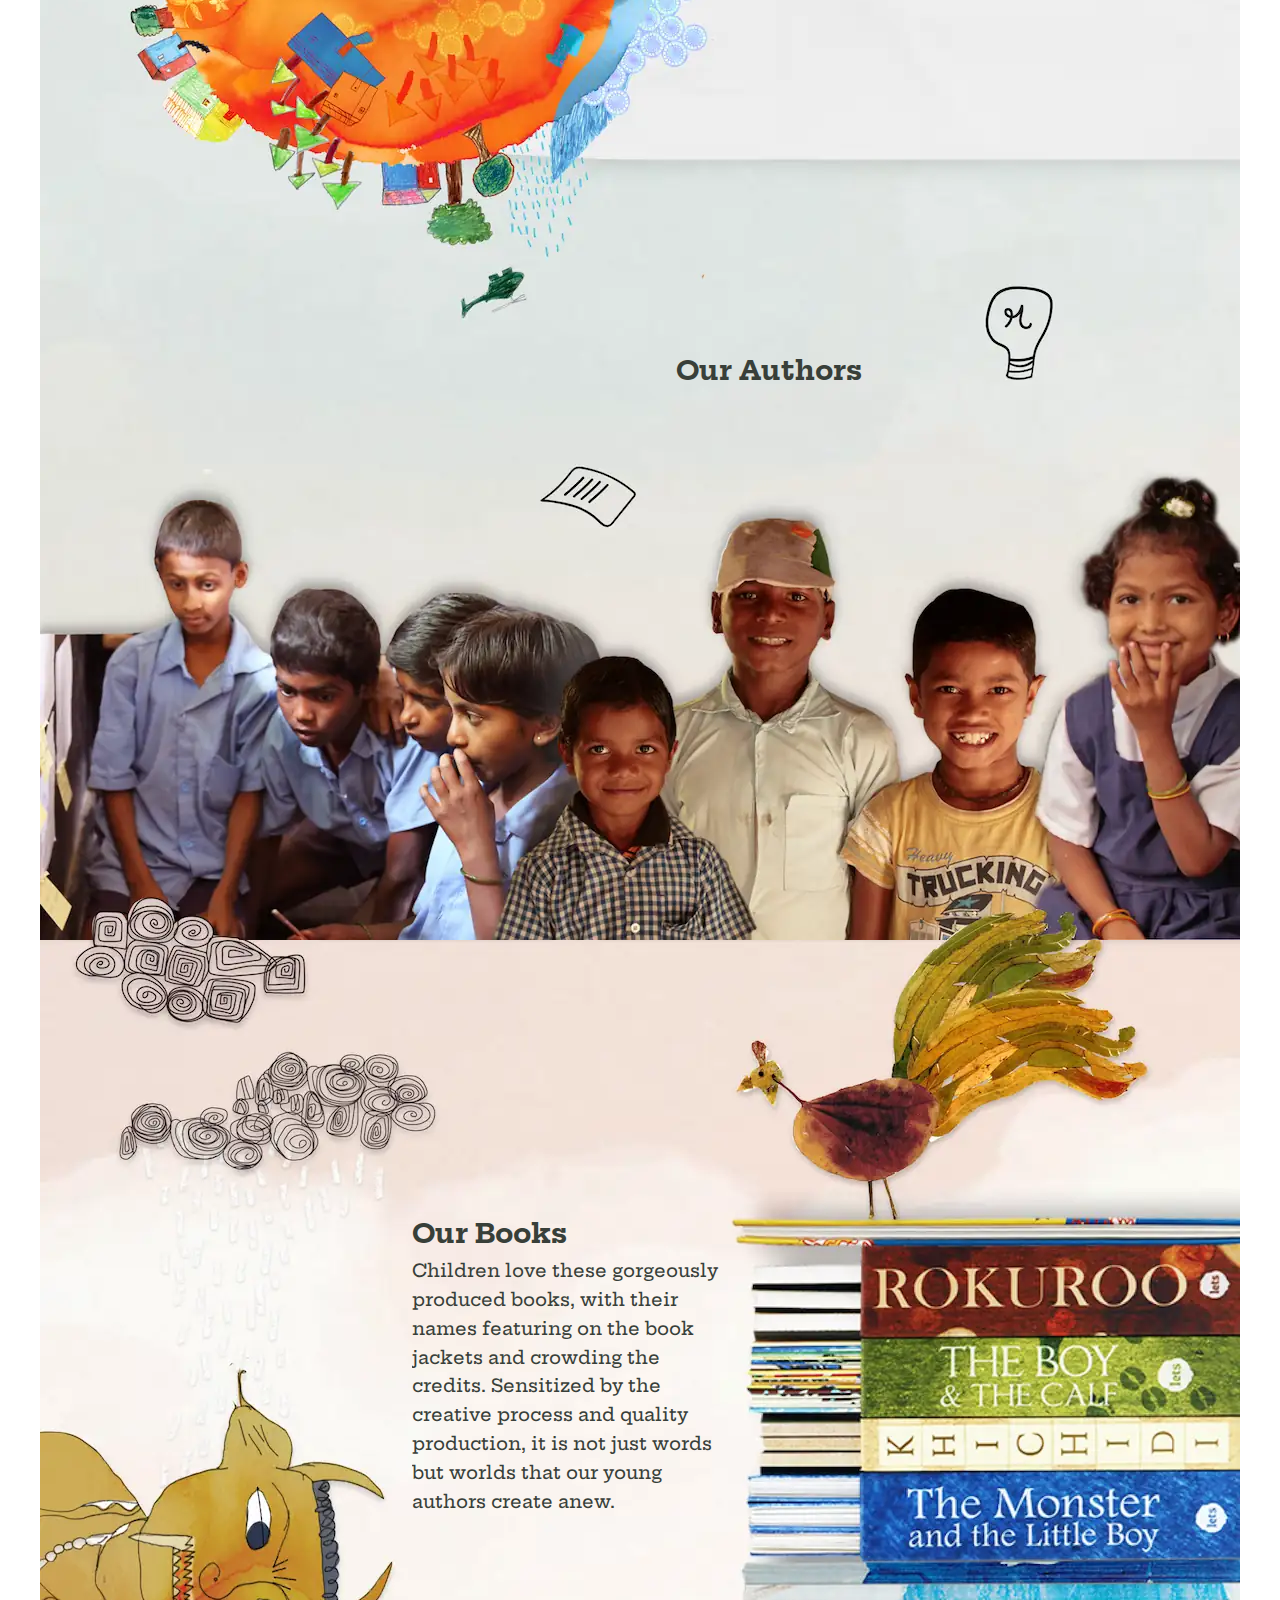
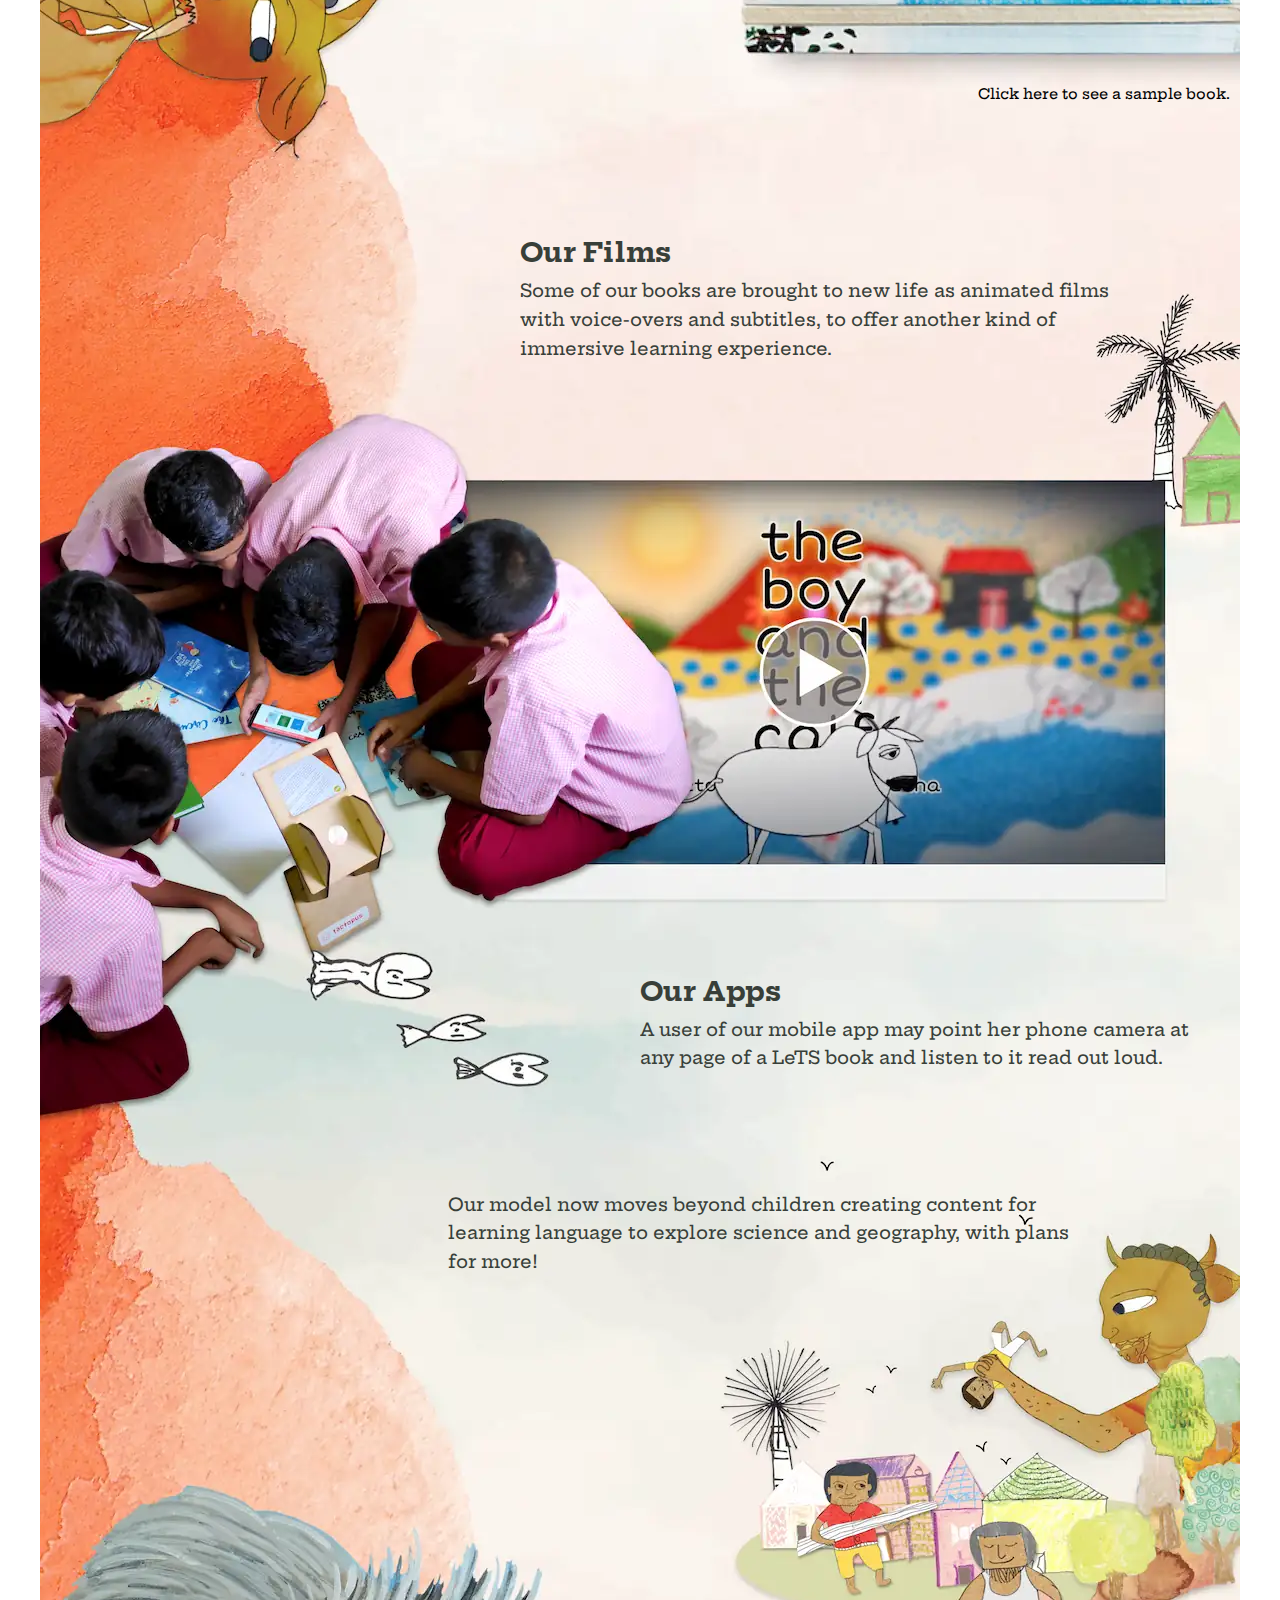
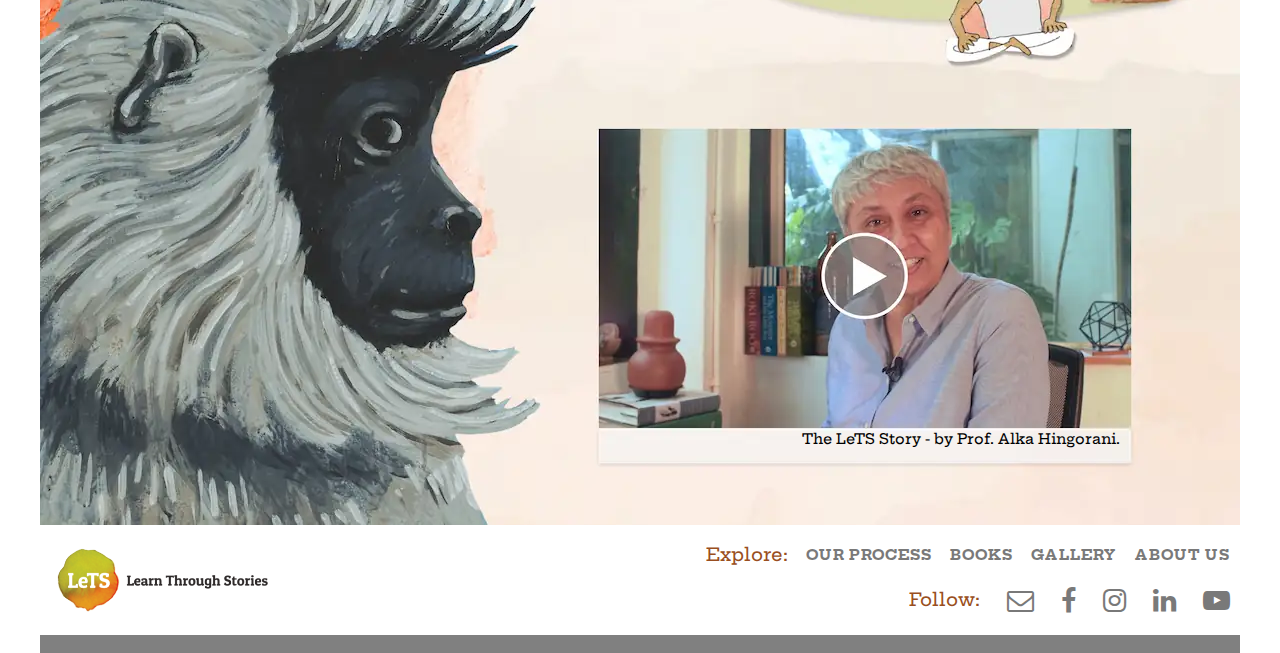
<file: index2.html>
<!DOCTYPE html>
<html lang="en">

<head>
  <meta charset="UTF-8" />
  <meta http-equiv="X-UA-Compatible" content="IE=edge" />
  <meta name="viewport" content="width=device-width, initial-scale=1.0" />
  <title>LeTS: Learn Through Stories</title>
  <!-- Global site tag (gtag.js) - Google Analytics -->
  <script async src="https://www.googletagmanager.com/gtag/js?id=G-5X773H3F3R"></script>
  <script>
    window.dataLayer = window.dataLayer || [];
    function gtag(){dataLayer.push(arguments);}
    gtag('js', new Date());

    gtag('config', 'G-5X773H3F3R');
  </script>

  <link href="./assets/css/bookblock.css" rel="stylesheet">
  <link href="assets/css/jquery.yu2fvl.css" rel="stylesheet">
  <link rel="stylesheet" href="./assets/css/base.css" />
  <link rel="stylesheet" href="./assets/css/index.css" />
  <link rel="stylesheet" href="./assets/css/books-base.css" />
  <script>
    function addMoreIndicatorIfOverflow(event) {
      let t = event.target;
      let fs = parseInt($(t).css("font-size"));

      if (t.clientHeight > 0 && (t.scrollHeight - t.scrollTop - fs > t.clientHeight)) {
        t.classList.add("more-text-indicator");
      } else {
        t.classList.remove("more-text-indicator");
      }
    }

    function loadScriptAsync(src) {
      return new Promise(function (resolve, reject) {
        const scr = document.createElement('script');
        var resolved = false;
        scr.type = 'text/javascript';
        scr.async = true;
        scr.onerror =  (err) => reject("script " + src + " not loaded: Error: " + err, scr);
        scr.onload = scr.onreadystatechange =  () => {
          if (!resolved && (!this.readyState || this.readyState == 'complete')) {
            resolved = true;
            resolve();
          }
        };
        scr.src = src;
        document.body.append(scr);
      });
    }

    async function loadScriptsAsync() {
      var scripts = [
        "assets/js/jquery-3.5.1.min.js",
        "assets/js/modernizr.custom.js",
        "assets/js/jquerypp.custom.js",
        "assets/js/jquery.bookblock.js",
        "assets/js/lets.js",
        "assets/js/jquery.yu2fvl.js"];
      for (const scr of scripts) {
        await loadScriptAsync(scr);
      }
    }

    // This function is called only when the large background image on the bottom half 
    // of the page is loaded, so that we don't delay the first content paint time. 
    function loadLazy() {
      window.setTimeout(() => {
        loadScriptsAsync().then(() => {
          $(".play-1").each((i, el) => {
            const jel = $(el);
            jel.attr("href", jel.attr("data-href"));
          });
          $(".play-2").each((i, el) => {
            const jel = $(el);
            jel.attr("href", jel.attr("data-href"));
          });

          $(".play-1").yu2fvl({ minPaddingX: 100, minPaddingY: 100, closeText: "&times;" });
          $(".play-2").yu2fvl({ minPaddingX: 100, minPaddingY: 100, closeText: "&times;" });

          $(".text-center").each(function (i, tw) {
            addMoreIndicatorIfOverflow({ target: tw }); // first time, on page load
            // also, when each one is scrolled, or the page is resized.
            tw.addEventListener("scroll", addMoreIndicatorIfOverflow, { passive: true });
            window.addEventListener("resize", () => {
              addMoreIndicatorIfOverflow({ target: tw });
            });
          });
        });
      }, 10);
    }
  </script>

</head>

<body>
  <div id="top-section" class="section">
    <picture>
      <source class="bg-img" media="(max-width: 900px)" width=900 height=1907 srcset="assets/img/bg-900-1.webp" type="image/webp">
      <source class="bg-img" media="(max-width: 900px)" width=900 height=1907 srcset="assets/img/bg-900-1.jpg" type="image/jpeg">
      <source class="bg-img" srcset="assets/img/bg-1200-1.webp" width="1200" height="2542" type="image/webp">
      <img class="bg-img" src="./assets/img/bg-1200-1.jpg" width="1200" height="2542" />
    </picture>
    <nav id="navbar" style="position:absolute">
      <div id="logo">
        <a href="index.html"><img src="assets/img/lets-logo-120.png"></a>
      </div>
      <ul id="links">
        <li class="nav-item"><a href="process.html">OUR PROCESS</a></li>
        <li class="nav-item"><a href="gallery.html">GALLERY</a></li>
        <li class="nav-item"><a href="books.html">BOOKS</a></li>
        <li class="nav-item"><a href="aboutus.html">ABOUT US</a></li>
        <li class="nav-item"><a class="donate" href="https://rzp.io/l/learnthroughstories">DONATE</a></li>
      </ul>
    </nav>


    <div id="intro-text-wrapper" class="text-wrapper">
      <div class="text-center">
        <div>
          <div class="body-text">
            <p>LeTS (Learn Through Stories) Foundation is a not-for-profit educational venture.</p>
            <p>
              It is a collaboration between design professionals and young students from far-flung parts of India. </p>
            <p>Together, we create books.
            </p>
          </div>
        </div>
      </div>
    </div>
    <div id="logo-text-wrapper" class="text-wrapper">
      <div class="text-center">
        <!-- <div> -->
        <div class="body-text">
          <p>
            Students bring stories. We teach them storyboarding, illustration and book design in multi-day workshops.
          </p>
          <p>The very act of producing a book changes learners and their relationship with learning.</p>
        </div>
      </div>
    </div>
    <div id="author-text-wrapper" class="text-wrapper">
      <h2 id="our-authors"> Our Authors</h2>
    </div>
  </div>
  <div id="bottom-section" class="section">
    <picture>
      <source class="bg-img" media="(max-width: 900px)" width="900" height="1996" srcset="assets/img/bg-900-2.webp" type="image/webp">
      <source class="bg-img" media="(max-width: 900px)" width="900" height="1996" srcset="assets/img/bg-900-2.jpg" type="image/jpeg">
      <source class="bg-img" srcset="assets/img/bg-1200-2.webp" width="1200" height="2661" type="image/webp">
      <img class="bg-img" onload="loadLazy()" src="./assets/img/bg-1200-2.jpg" width="1200" height="2661"/>
    </picture>
    <div id="books-text-wrapper" class="text-wrapper" >
      <div class=text-center style="align-items:start">
        <div>
          <h2 id="our-books">Our Books</h2>
          <div class="body-text">
            <p>
              Children love these gorgeously produced books, with their names featuring on the book jackets and crowding the credits.
             Sensitized by the creative process and quality production, it is not just words but worlds that our young authors create anew.

            </p>
          </div>
        </div>
      </div>
    </div>
    <div id="book-sample" class="text-wrapper" onclick="openBook('CleverKalyani')"> 
      <p>Click here to see a sample book.</p>
    </div>

    <div id="book-open"></div> <!-- div for modal -->
    <div id="films-text-wrapper" class="text-wrapper">
      <div class="text-center">
        <div>
          <h2 id="our-films"> Our Films</h2>
          <div class="body-text">
            Some of our books are brought to new life as animated films with
            voice-overs and subtitles, to offer another kind of immersive
            learning experience.
          </div>
        </div>
      </div>
    </div>

    <p><a class="play-1 open-anim-video" href="#" data-href="https://www.youtube.com/embed/GJSGdhXDzOQ"></a></p>

    <div id="apps-text-wrapper" class="text-wrapper">
      <div class="text-center">
        <div>
          <h2 id="our-apps"> Our Apps</h2>
          <div class="body-text">
            <p>A user of our mobile app may point her phone camera at any page of a LeTS book and listen to it read out loud.</p>
          </div>
        </div>
      </div>
    </div>
    <div id="other-sub-text-wrapper" class="text-wrapper">
      <div class="text-center">
        <div class="body-text">
          Our model now moves beyond children creating content for learning language to explore science and geography, with plans for more!        </div>
      </div>
    </div>
    <div id="intro-video" class="play-2" data-href="https://www.youtube.com/embed/drc0QWWHPXQ?cc_load_policy=1&cc_lang_pref=en">
      <div style="align-items:flex-end"> The LeTS Story - by Prof. Alka Hingorani. </div>
    </div>
  </div>
  <div id="footer">
    <div id="logotext"> <img src="assets/img/ftr-logo.png"> </div>
    <div id="explore">
      <span style="color:#994e20">Explore:</span> 
      <a href="process.html">OUR PROCESS</a> 
      <a href="books.html">BOOKS </a> 
      <a href="gallery.html">GALLERY </a>
      <a href="aboutus.html">ABOUT US</a>
    </div>
    <div id="social">
      <span style="color:#994e20">Follow:</span> 
      <a href="mailto:contactletsfoundation@gmail.com?body=Dear%20LeTS%20team,">
        <span class="fa icon-mail"></span>
      </a>
      <a href="https://www.facebook.com/learnthroughstories.org"> <span class="fa icon-facebook"></span></a>
      <a href="https://www.instagram.com/learnthroughstories/"> <span class="fa icon-instagram"></span></a>
      <a href="https://www.linkedin.com/company/learnthroughstories/"> <span class="fa icon-linkedin"></span></a>
      <a href="https://www.youtube.com/channel/UCVaoDw8TCRQFyrm3IbUyc-Q"> <span class="fa icon-youtube"></span></a>
    </div>
  </div>
  <div style="height: 1rem; background-color: grey; width: 100%;"></div>
</body>

</html>
</file>
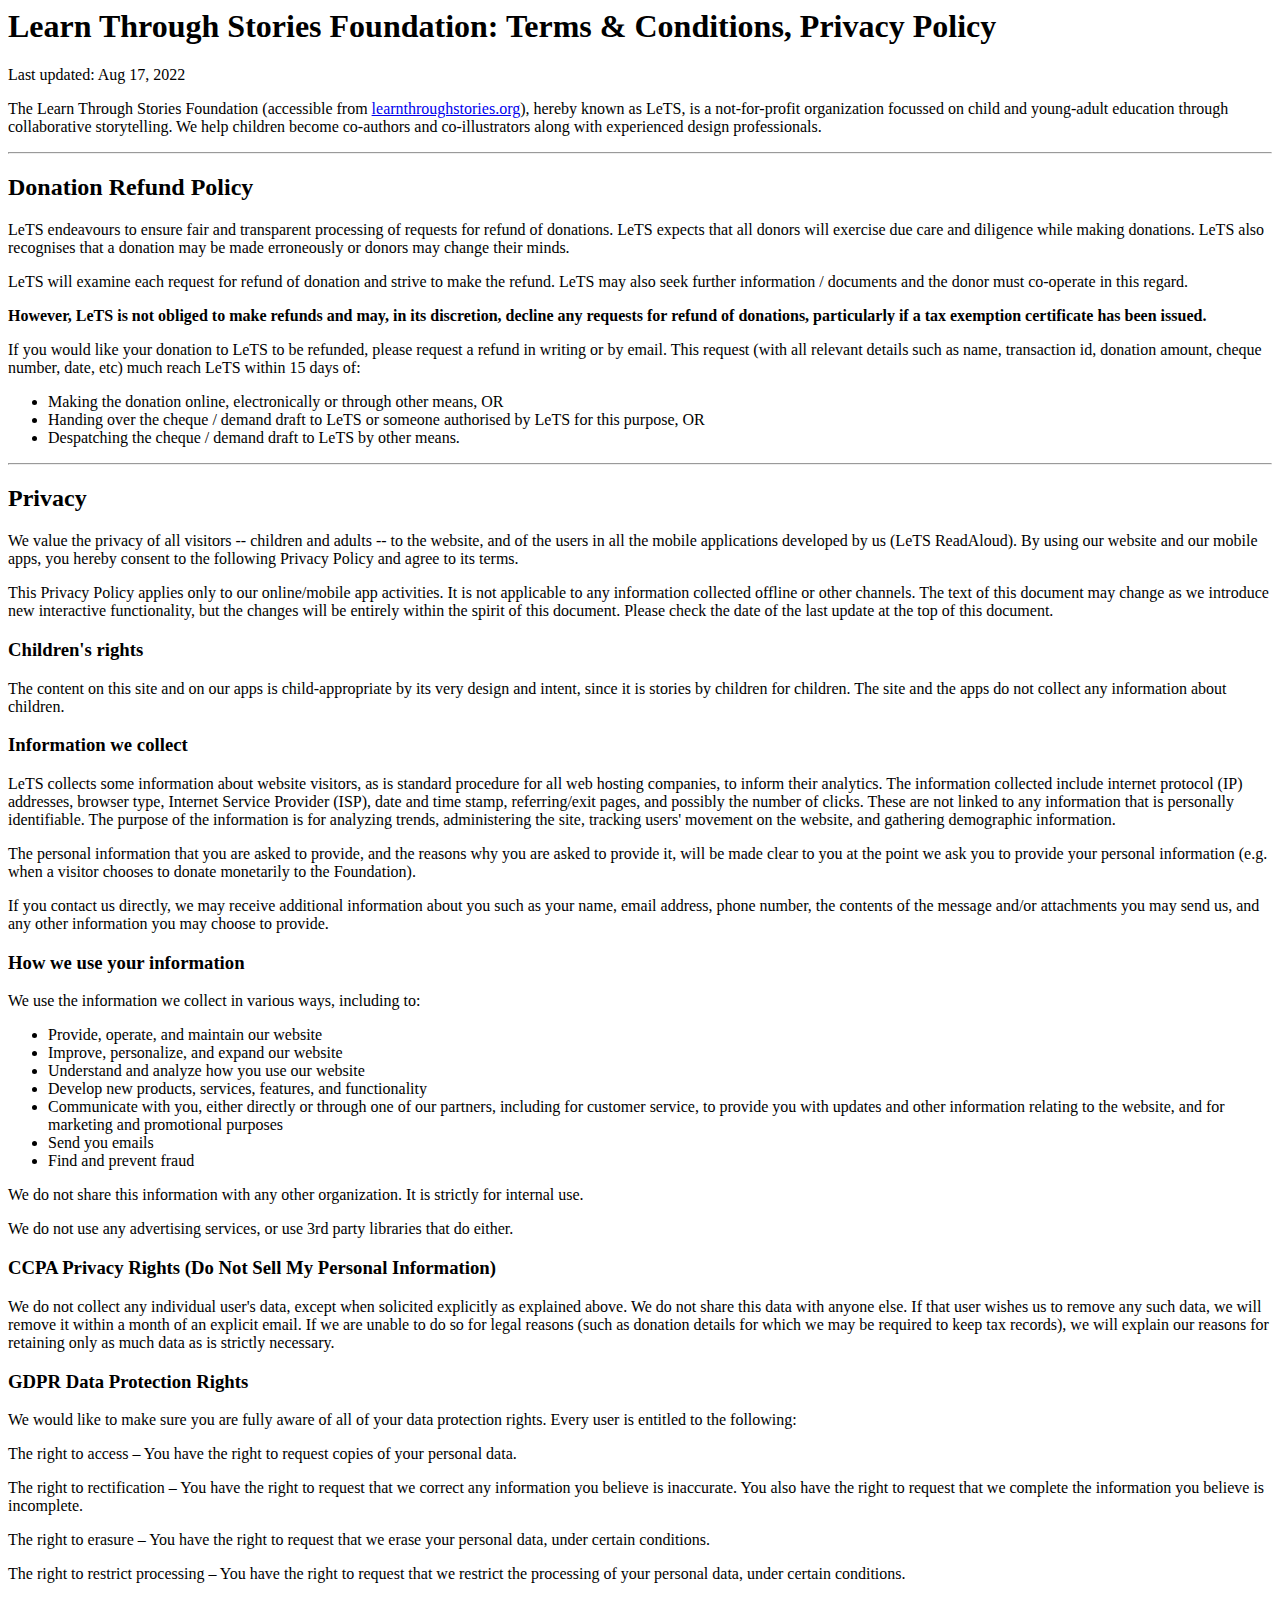
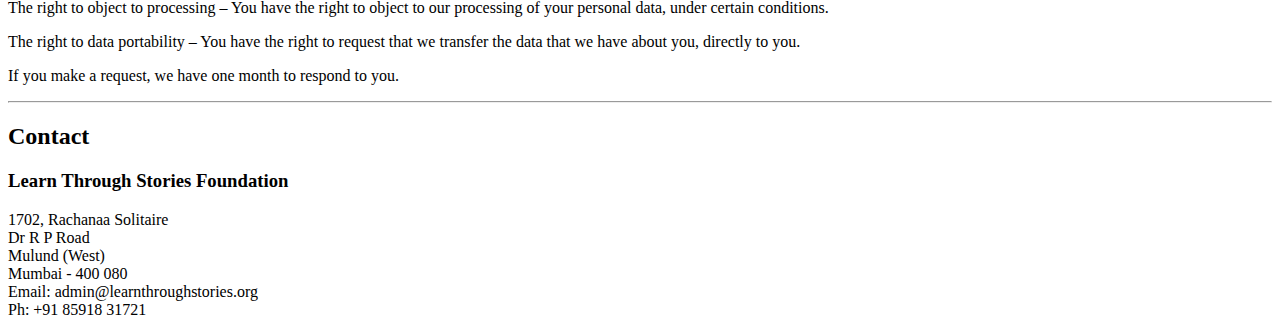
<file: policies.html>
<!DOCTYPE HTML PUBLIC "-//IETF//DTD HTML//EN">
<html> <head>
<title>Learn Through Stories Privacy Policy and Terms & Conditions</title>
</head>

<body>
<h1>Learn Through Stories Foundation: Terms & Conditions, Privacy Policy</h1>
<p>Last updated: Aug 17, 2022</p>

<p>The Learn Through Stories Foundation (accessible from <a href="https://learnthroughstories.org">learnthroughstories.org</a>), hereby known as LeTS, is a not-for-profit organization focussed on child and young-adult education through collaborative storytelling. We help children become co-authors and co-illustrators along with experienced design professionals.
<hr/>

<h2> Donation Refund Policy</h2>
LeTS endeavours to ensure fair and transparent processing of requests for refund of donations. LeTS expects that all donors will exercise due care and diligence while making donations. LeTS also recognises that a donation may be made erroneously or donors may change their minds.

<p> LeTS will examine each request for refund of donation and strive to make the refund. LeTS may also seek further information / documents and the donor must co-operate in this regard.

<p><strong> However, LeTS is not obliged to make refunds and may, in its discretion, decline any requests for refund of donations, particularly if a tax exemption certificate has been issued.</strong>

<p> If you would like your donation to LeTS to be refunded, please request a refund in writing or by email. This request (with all relevant details such as name, transaction id, donation amount, cheque number, date, etc) much reach LeTS within 15 days of:
<ul>
  <li> Making the donation online, electronically or through other means, OR</li>
  <li> Handing over the cheque / demand draft to LeTS or someone authorised by LeTS for this purpose, OR</li>
   <li> Despatching the cheque / demand draft to LeTS by other means.</li>
</ul>

<hr/>

<h2> Privacy</h2>
<p> We value the privacy of all visitors -- children and adults -- to the website, and of the users in all the mobile applications developed by us (LeTS ReadAloud). By using our website and our mobile apps, you hereby consent to the following Privacy Policy and agree to its terms. </p>

<p>This Privacy Policy applies only to our online/mobile app activities. It is not applicable to any information collected offline or other channels. The text of this document may change as we introduce new interactive functionality, but the changes will be entirely within the spirit of this document. Please check the date of the last update at the top of this document.</p>

<h3> Children's rights </h2>

The content on this site and on our apps is child-appropriate by its very design and intent, since it is stories by children for children. The site and the apps do not collect any information about children.</p>

<h3>Information we collect</h3>

<p>LeTS collects some information about website visitors, as is standard procedure for all web hosting companies, to inform their analytics. The information collected include internet protocol (IP) addresses, browser type, Internet Service Provider (ISP), date and time stamp, referring/exit pages, and possibly the number of clicks. These are not linked to any information that is personally identifiable. The purpose of the information is for analyzing trends, administering the site, tracking users' movement on the website, and gathering demographic information.</p>

<p>The personal information that you are asked to provide, and the reasons why you are asked to provide it, will be made clear to you at the point we ask you to provide your personal information (e.g. when a visitor chooses to donate monetarily to the Foundation). </p>

<p>If you contact us directly, we may receive additional information about you such as your name, email address, phone number, the contents of the message and/or attachments you may send us, and any other information you may choose to provide.</p>

<h3>How we use your information</h3>

<p>We use the information we collect in various ways, including to:</p>

<ul>
<li>Provide, operate, and maintain our website</li>
<li>Improve, personalize, and expand our website</li>
<li>Understand and analyze how you use our website</li>
<li>Develop new products, services, features, and functionality</li>
<li>Communicate with you, either directly or through one of our partners, including for customer service, to provide you with updates and other information relating to the website, and for marketing and promotional purposes</li>
<li>Send you emails</li>
<li>Find and prevent fraud</li>
</ul>

<p>We do not share this information with any other organization. It is strictly for internal use.</p>

<p> We do not use any advertising services, or use 3rd party libraries that do either. </p>

<h3>CCPA Privacy Rights (Do Not Sell My Personal Information)</h3>

<p>We do not collect any individual user's data, except when solicited explicitly as explained above. We do not share this data with anyone else. If that user wishes us to remove any such data, we will remove it within a month of an explicit email. If we are unable to do so for legal reasons (such as donation details for which we may be required to keep tax records), we will explain our reasons for retaining only as much data as is strictly necessary.</p>

<h3>GDPR Data Protection Rights</h3>

<p>We would like to make sure you are fully aware of all of your data protection rights. Every user is entitled to the following:</p>
<p>The right to access &ndash; You have the right to request copies of your personal data.</p>
<p>The right to rectification &ndash; You have the right to request that we correct any information you believe is inaccurate. You also have the right to request that we complete the information you believe is incomplete.</p>
<p>The right to erasure &ndash; You have the right to request that we erase your personal data, under certain conditions.</p>
<p>The right to restrict processing &ndash; You have the right to request that we restrict the processing of your personal data, under certain conditions.</p>
<p>The right to object to processing &ndash; You have the right to object to our processing of your personal data, under certain conditions.</p>
<p>The right to data portability &ndash; You have the right to request that we transfer the data that we have about you, directly to you.</p>
<p>If you make a request, we have one month to respond to you.</p>

<hr>
<h2> Contact </h2>

<h3>Learn Through Stories Foundation</h3>

<p>1702, Rachanaa Solitaire
<br>Dr R P Road
<br>Mulund (West)
<br>Mumbai - 400 080
<br>Email: admin@learnthroughstories.org
<br>Ph: +91 85918 31721
</p>
</body> </html>
</file>
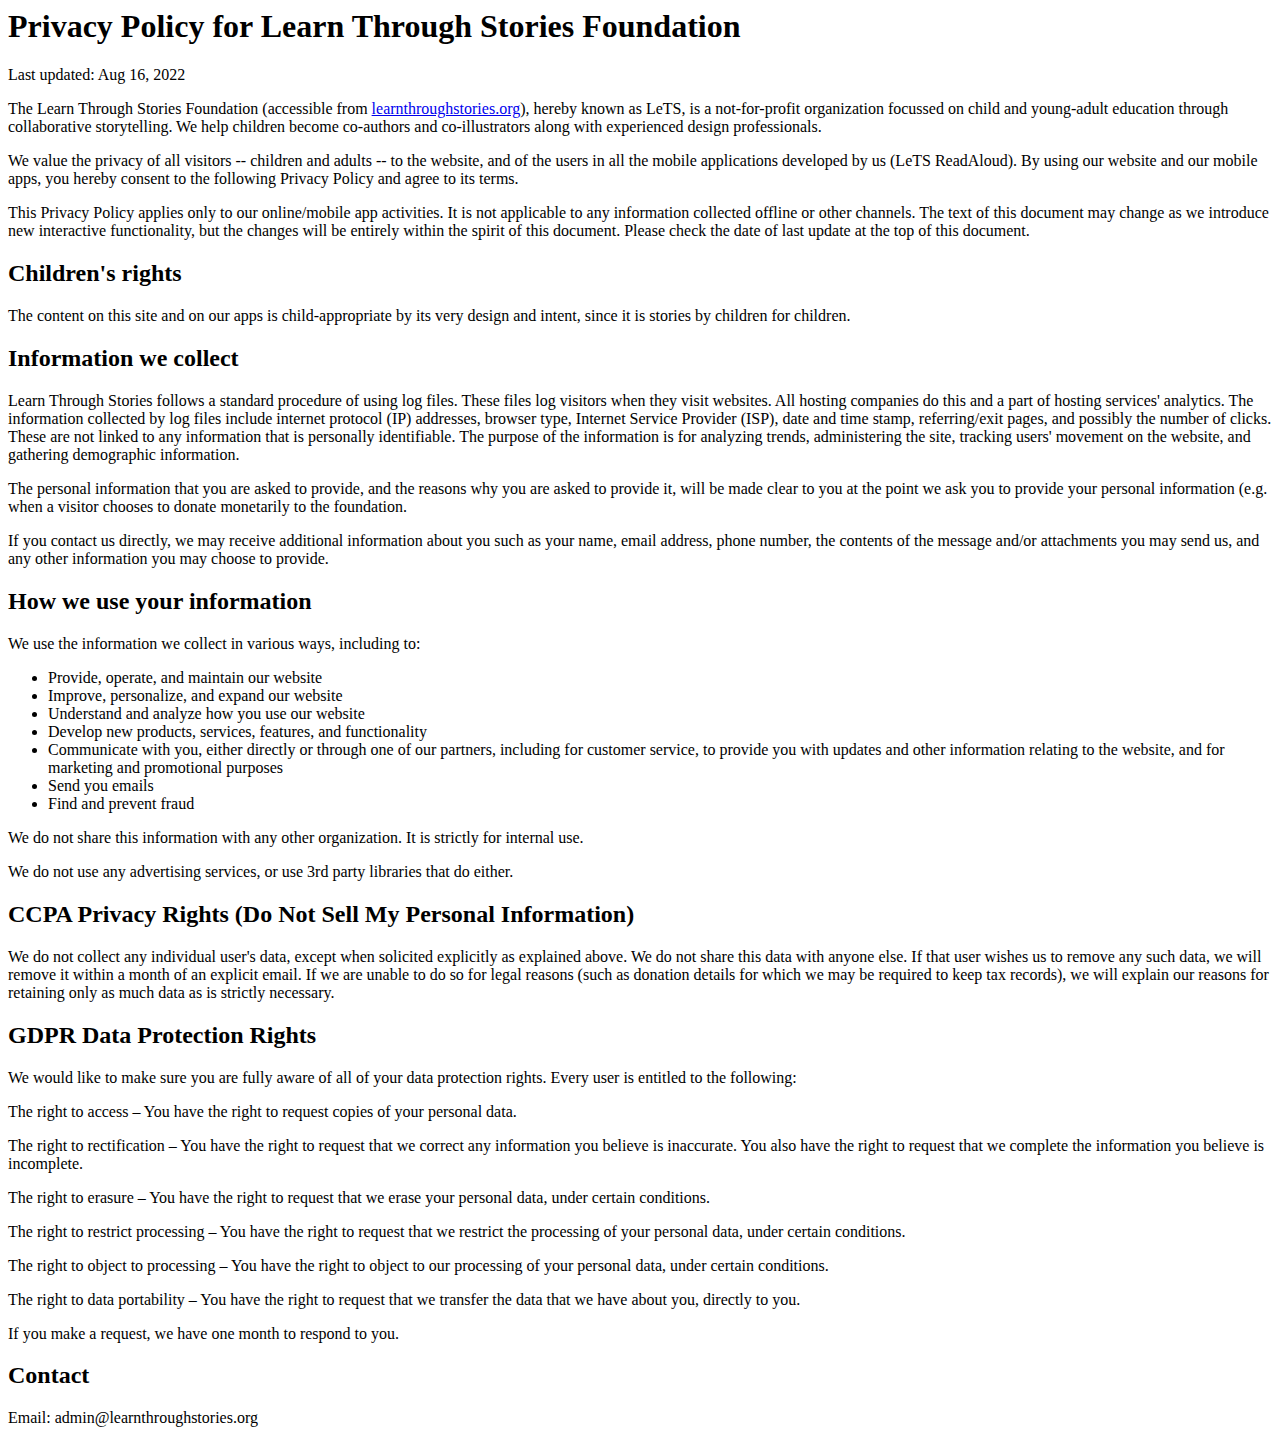
<file: privacy.html>
<!DOCTYPE HTML PUBLIC "-//IETF//DTD HTML//EN">
<html> <head>
<title>Learn Through Stories Privacy Policy</title>
</head>

<body>
<h1>Privacy Policy for Learn Through Stories Foundation</h1>
<p>Last updated: Aug 16, 2022</p>

<p>The Learn Through Stories Foundation (accessible from <a href="https://learnthroughstories.org">learnthroughstories.org</a>), hereby known as LeTS, is a not-for-profit organization focussed on child and young-adult education through collaborative storytelling. We help children become co-authors and co-illustrators along with experienced design professionals.

<p> We value the privacy of all visitors -- children and adults -- to the website, and of the users in all the mobile applications developed by us (LeTS ReadAloud). By using our website and our mobile apps, you hereby consent to the following Privacy Policy and agree to its terms. </p>

<p>This Privacy Policy applies only to our online/mobile app activities. It is not applicable to any information collected offline or other channels. The text of this document may change as we introduce new interactive functionality, but the changes will be entirely within the spirit of this document. Please check the date of last update at the top of this document.</p>

<h2> Children's rights </h2>

The content on this site and on our apps is child-appropriate by its very design and intent, since it is stories by children for children. </p>

<h2>Information we collect</h2>

<p>Learn Through Stories follows a standard procedure of using log files. These files log visitors when they visit websites. All hosting companies do this and a part of hosting services' analytics. The information collected by log files include internet protocol (IP) addresses, browser type, Internet Service Provider (ISP), date and time stamp, referring/exit pages, and possibly the number of clicks. These are not linked to any information that is personally identifiable. The purpose of the information is for analyzing trends, administering the site, tracking users' movement on the website, and gathering demographic information.</p>

<p>The personal information that you are asked to provide, and the reasons why you are asked to provide it, will be made clear to you at the point we ask you to provide your personal information (e.g. when a visitor chooses to donate monetarily to the foundation. </p>

<p>If you contact us directly, we may receive additional information about you such as your name, email address, phone number, the contents of the message and/or attachments you may send us, and any other information you may choose to provide.</p>

<h2>How we use your information</h2>

<p>We use the information we collect in various ways, including to:</p>

<ul>
<li>Provide, operate, and maintain our website</li>
<li>Improve, personalize, and expand our website</li>
<li>Understand and analyze how you use our website</li>
<li>Develop new products, services, features, and functionality</li>
<li>Communicate with you, either directly or through one of our partners, including for customer service, to provide you with updates and other information relating to the website, and for marketing and promotional purposes</li>
<li>Send you emails</li>
<li>Find and prevent fraud</li>
</ul>

<p>We do not share this information with any other organization. It is strictly for internal use.</p>

<p> We do not use any advertising services, or use 3rd party libraries that do either. </p>

<h2>CCPA Privacy Rights (Do Not Sell My Personal Information)</h2>

<p>We do not collect any individual user's data, except when solicited explicitly as explained above. We do not share this data with anyone else. If that user wishes us to remove any such data, we will remove it within a month of an explicit email. If we are unable to do so for legal reasons (such as donation details for which we may be required to keep tax records), we will explain our reasons for retaining only as much data as is strictly necessary.</p>

<h2>GDPR Data Protection Rights</h2>

<p>We would like to make sure you are fully aware of all of your data protection rights. Every user is entitled to the following:</p>
<p>The right to access &ndash; You have the right to request copies of your personal data.</p>
<p>The right to rectification &ndash; You have the right to request that we correct any information you believe is inaccurate. You also have the right to request that we complete the information you believe is incomplete.</p>
<p>The right to erasure &ndash; You have the right to request that we erase your personal data, under certain conditions.</p>
<p>The right to restrict processing &ndash; You have the right to request that we restrict the processing of your personal data, under certain conditions.</p>
<p>The right to object to processing &ndash; You have the right to object to our processing of your personal data, under certain conditions.</p>
<p>The right to data portability &ndash; You have the right to request that we transfer the data that we have about you, directly to you.</p>
<p>If you make a request, we have one month to respond to you.</p>


<h2> Contact </h2>

Email: admin@learnthroughstories.org

</body> </html>
</file>
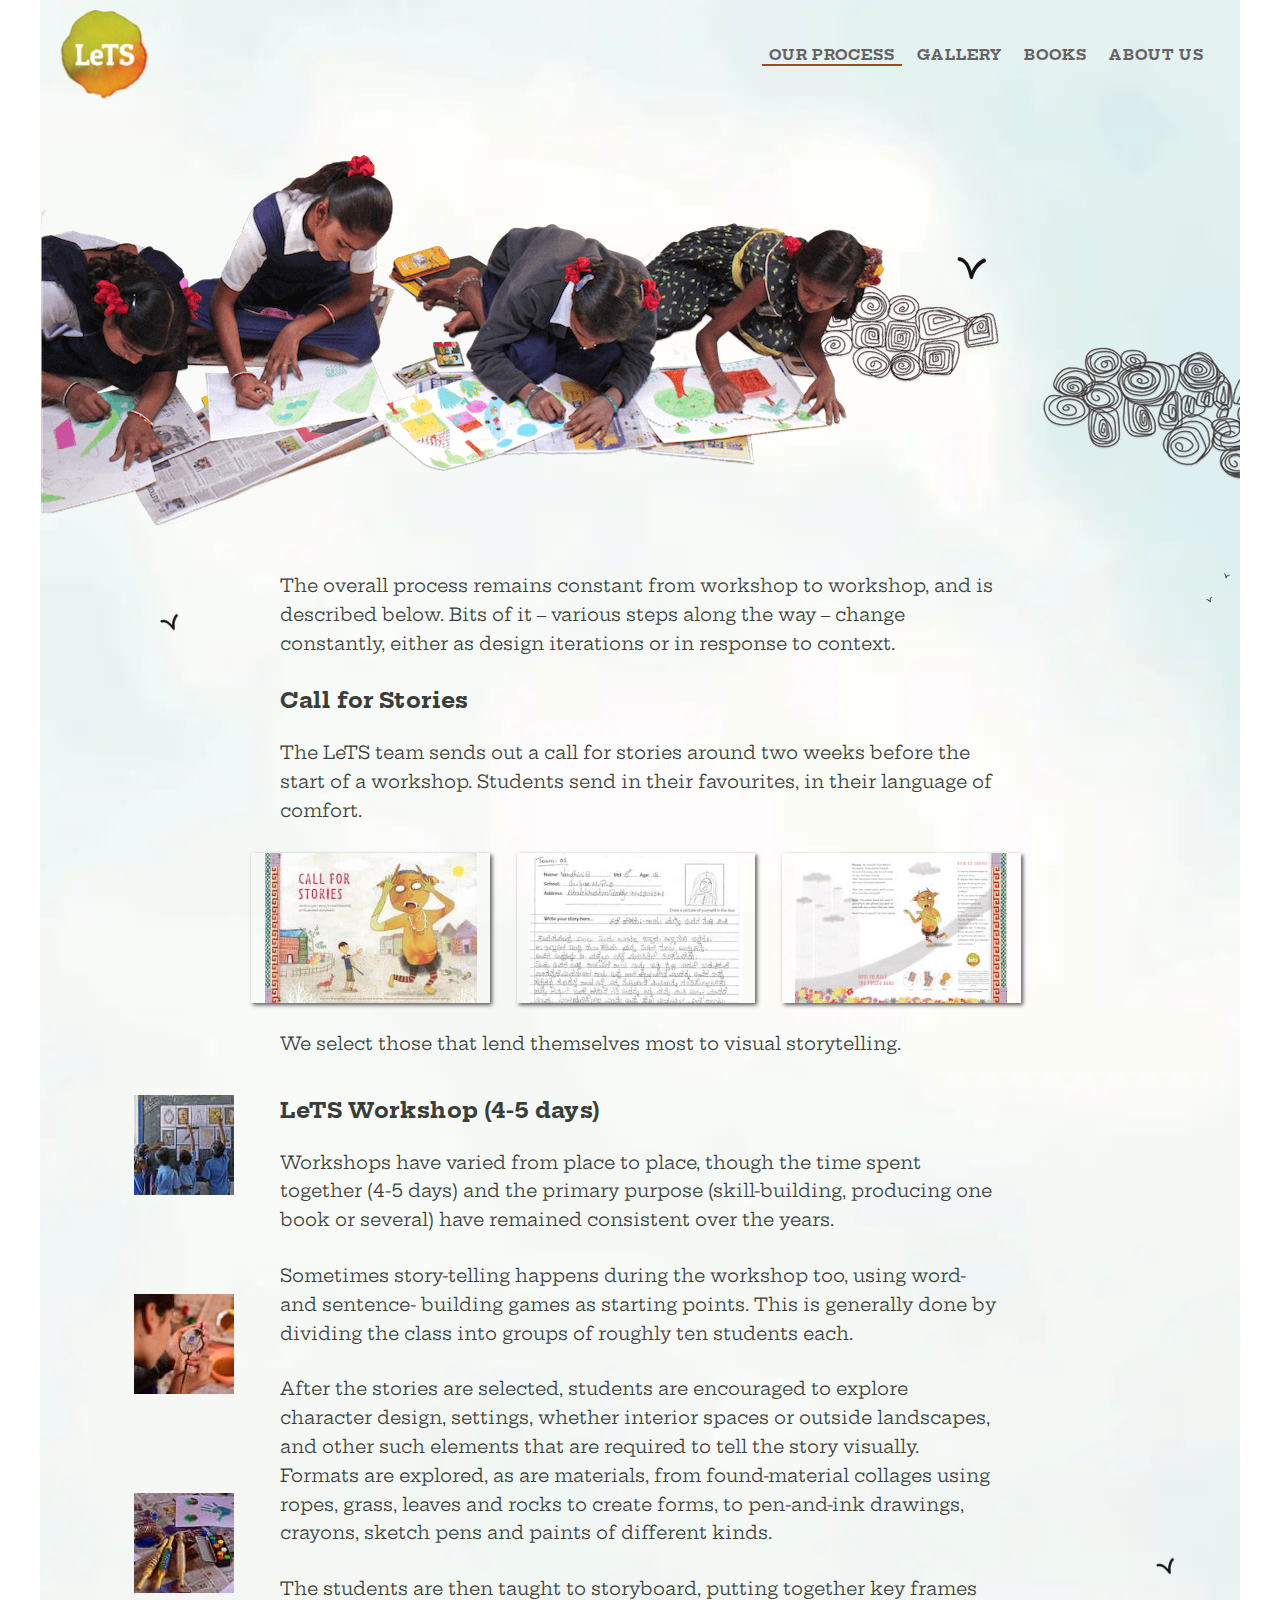
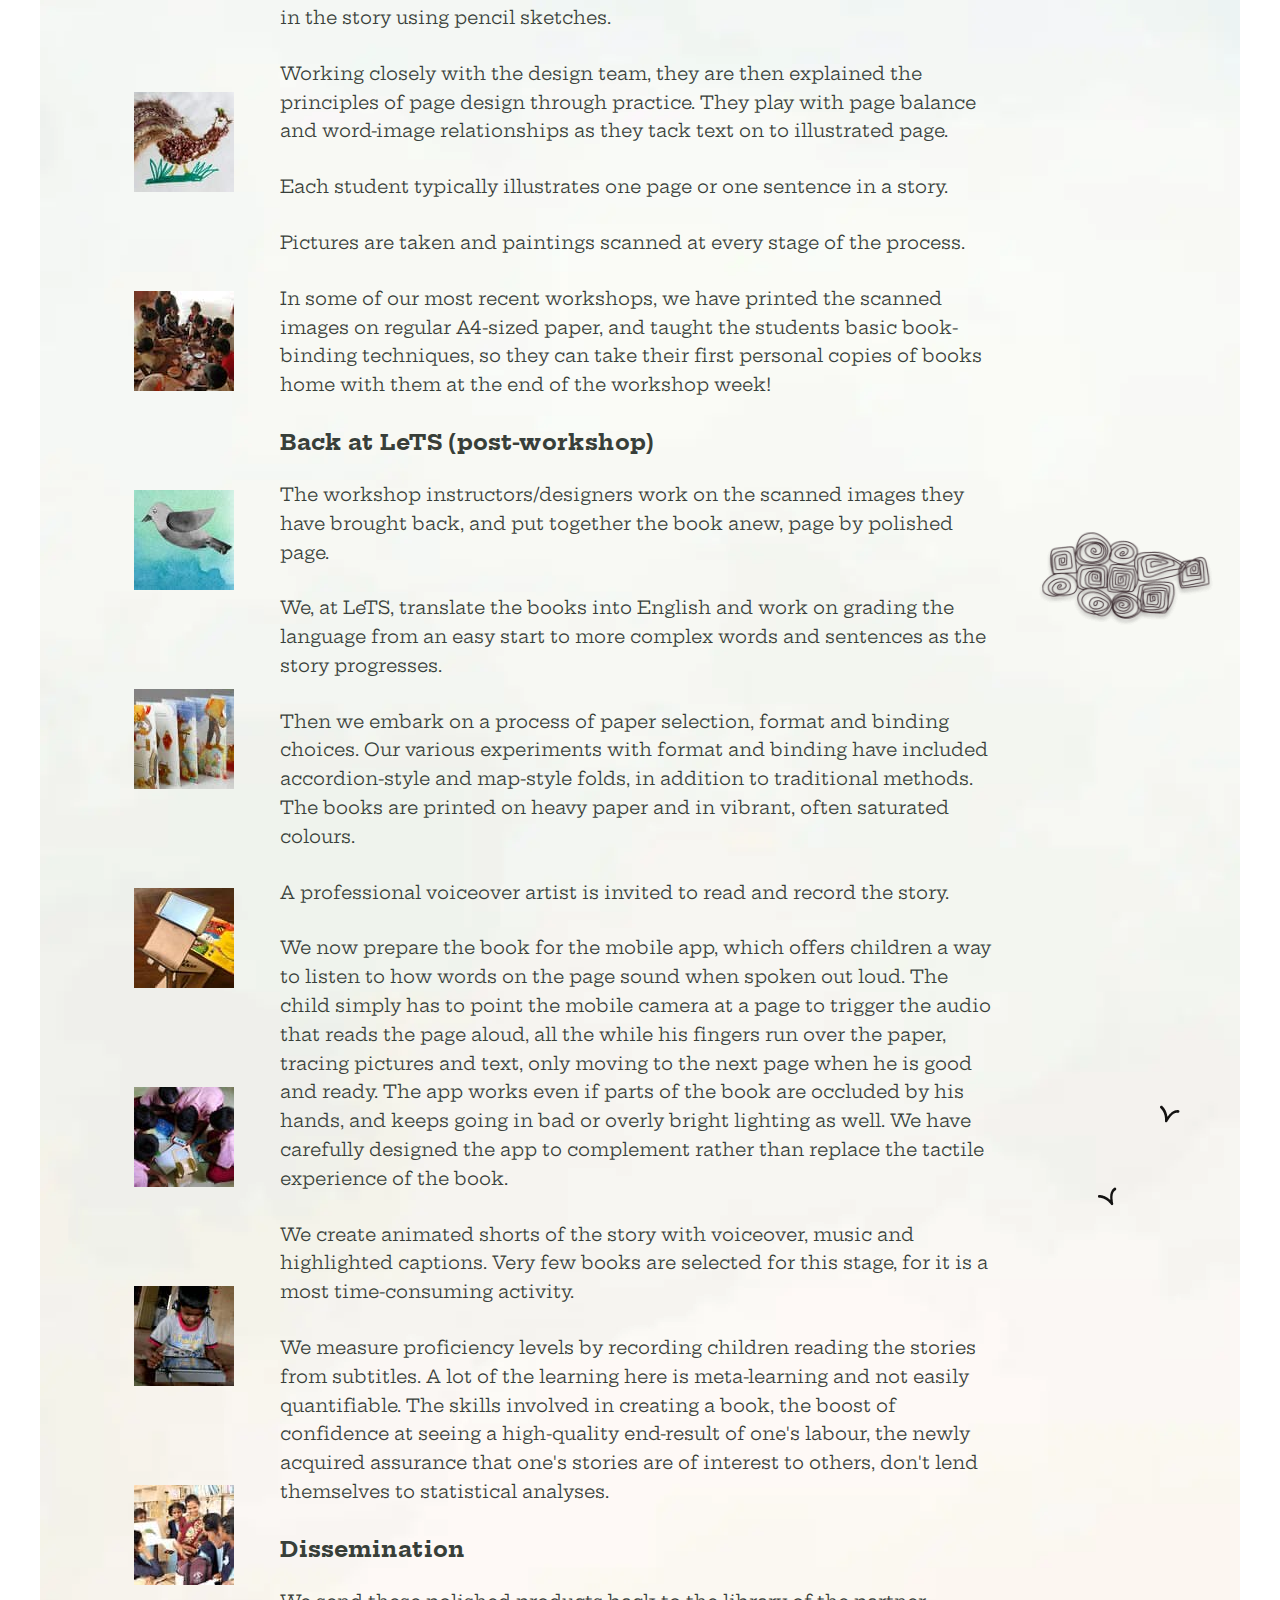
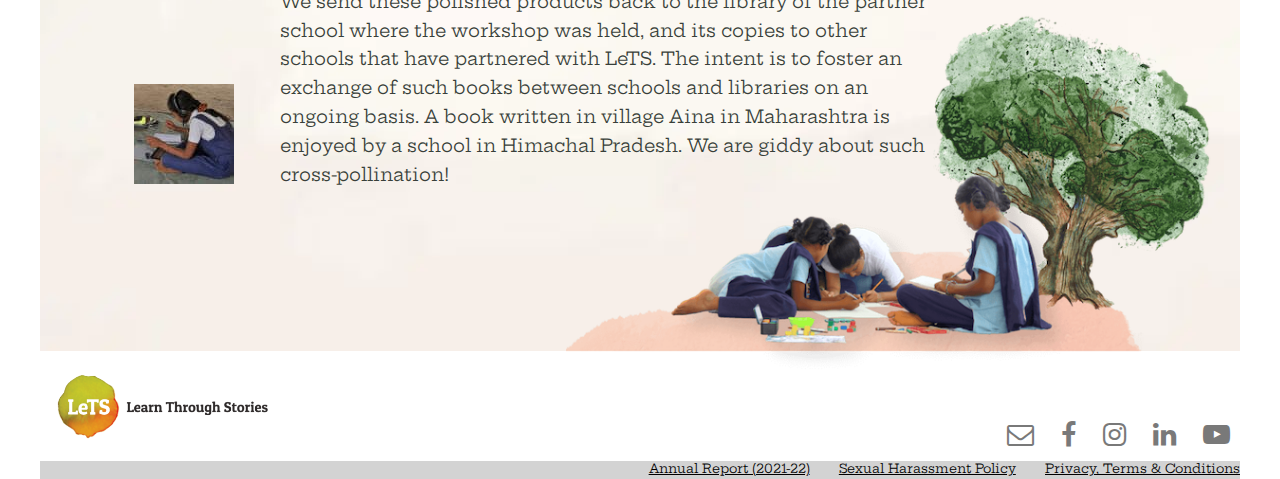
<file: process.html>
<!DOCTYPE html>
<html lang="en">

<head>
    <meta charset="UTF-8">
    <meta http-equiv="X-UA-Compatible" content="IE=edge">
    <meta name="viewport" content="width=device-width, initial-scale=1.0">
    <title>LeTS: Learn Through Stories. Our Process</title>
    <script async src="https://www.googletagmanager.com/gtag/js?id=G-5X773H3F3R"></script>
    <script>
        window.dataLayer = window.dataLayer || [];
        function gtag() { dataLayer.push(arguments); }
        gtag('js', new Date());

        gtag('config', 'G-5X773H3F3R');
    </script>

    <script src="assets/js/jquery-3.5.1.min.js"></script>
    <script src="assets/js/jquery.modal.min.js"></script>
    <link rel="stylesheet" href="assets/css/jquery.modal.min.css" />
    <link rel="stylesheet" href="./assets/css/base.css" />
    <link rel="stylesheet" href="assets/css/process.css">
    <style>
        @media only screen and (max-width: 720px) {
            #middle {
                font-size: 10px;
            }
        }

        /* overriding .modal properties defined in jquery-modal */
        .modal {
            z-index: 1000;
            max-width: 100%;
            width: auto;
            /* overriding fixed width. div automatically sizes around required space */
            background: white;
        }

        .modal img {
            max-width: 100%;
        }
    </style>
</head>

<body>
    <div id="process-container">
        <nav id="navbar">
            <div id="logo">
                <a href="index.html"><img src="assets/img/lets-logo-120.png"></a>
            </div>
            <ul id="links" class="nav">
                <li class="nav-item active-page"><a href="process.html">OUR PROCESS</a></li>
                <li class="nav-item"><a href="gallery.html">GALLERY</a></li>
                <li class="nav-item"><a href="books.html">BOOKS</a></li>
                <li class="nav-item"><a href="aboutus.html">ABOUT US</a></li>
		        <!-- <li class="nav-item"><a class="donate" href="https://rzp.io/l/learnthroughstories">DONATE</a></li> -->
            </ul>
        </nav>

        <div id="process-top">
            <img src="assets/img/process-top.png">
        </div>

        <div class="process-grid" style="margin-top: 2rem;">
            <img src="assets/img/one-bird.png" style="position: absolute; top: 15%; left: 10%; max-width: 2%;">

            <div class="middle">
                <div>
                    The overall process remains constant from workshop to workshop, and is described below. Bits of it –
                    various steps along the way – change constantly, either as design iterations or in response to
                    context.
                </div>
                <h2>Call for Stories</h2>
                <div>
                    The LeTS team sends out a call for stories around two weeks before the start of a workshop. Students
                    send in their favourites, in their language of comfort.
                </div>
            </div>
            <div class="right">
                <img src="assets/img/two-birds.png" style="position: absolute; top: 0; right: 10px; max-width: 2%;">
            </div>
        </div>
        <div class="call-for-stories-wrapper">
            <div class="call-for-stories">
                <img style="grid-area:left;" src="./assets/img/process-call-for-stories.jpg"
                    data-img-src="./assets/img/gallery/large/CallForStoriesFront.jpg"
                    data-desc="Call for stories (front)" />
                <img style="grid-area:middle;" src="./assets/img/process-call-for-stories-answer.jpg"
                    data-img-src="./assets/img/gallery/large/CallForStories_Answer.jpg"
                    data-desc="Student's story submission in Telugu" />
                <img style="grid-area:right;" src="./assets/img/process-call-for-stories-back.jpg"
                    data-img-src="./assets/img/gallery/large/CallForStoriesBack.jpg"
                    data-desc="Call for stories (back)" />
            </div>
        </div>
        <div class="process-grid">
            <div class="middle">
                <div> We select those that lend themselves most to visual storytelling.</div>
            </div>
        </div>
        <div class="process-grid" style="margin-top: 2rem;">
            <div class="left">
                <div class="thumb-wrapper"><img src="assets/img/process-thumb-01.jpg" /></div>
                <div class="thumb-wrapper"><img src="assets/img/process-thumb-02.jpg" /></div>
                <div class="thumb-wrapper"><img src="assets/img/process-thumb-03.jpg" /></div>
                <div class="thumb-wrapper"><img src="assets/img/process-thumb-04.jpg" /></div>
                <div class="thumb-wrapper"><img src="assets/img/process-thumb-05.jpg" /></div>
                <div class="thumb-wrapper"><img src="assets/img/process-thumb-06.jpg" /></div>
                <div class="thumb-wrapper"><img src="assets/img/process-thumb-07.jpg" /></div>
                <div class="thumb-wrapper"><img src="assets/img/process-thumb-08.jpg" /></div>
                <div class="thumb-wrapper"><img src="assets/img/process-thumb-09.jpg" /></div>
                <div class="thumb-wrapper"><img src="assets/img/process-thumb-10.jpg" /></div>
                <div class="thumb-wrapper"><img src="assets/img/process-thumb-11.jpg" /></div>
                <div class="thumb-wrapper"><img src="assets/img/process-thumb-12.jpg" /></div>
            </div>
            <div class="middle">
                <h2>LeTS Workshop (4-5 days)</h2>
                <div>
                    Workshops have varied from place to place, though the time spent together (4-5 days) and the primary
                    purpose (skill-building, producing one book or several) have remained consistent over the years.
                </div>
                <div>
                    Sometimes story-telling happens during the workshop too, using word- and sentence- building games as
                    starting points. This is generally done by dividing the class into groups of roughly ten students
                    each.
                </div>
                <div>
                    After the stories are selected, students are encouraged to explore character design, settings,
                    whether interior spaces or outside landscapes, and other such elements that are required to tell the
                    story visually. Formats are explored, as are materials, from found-material collages using ropes,
                    grass, leaves and rocks to create forms, to pen-and-ink drawings, crayons, sketch pens and paints of
                    different kinds.
                </div>
                <div>
                    The students are then taught to storyboard, putting together key frames in the story using pencil
                    sketches.
                </div>
                <div>
                    Working closely with the design team, they are then explained the principles of page design through
                    practice. They play with page balance and word-image relationships as they tack text on to
                    illustrated page.
                </div>
                <div>
                    Each student typically illustrates one page or one sentence in a story.
                </div>
                <div>Pictures are taken and paintings scanned at every stage of the process.</div>
                <div>
                    In some of our most recent workshops, we have printed the scanned images on regular A4-sized paper,
                    and taught the students basic book-binding techniques, so they can take their first personal copies
                    of books home with them at the
                    end of the workshop week!
                </div>
                <h2>Back at LeTS (post-workshop)</h2>
                <div>
                    The workshop instructors/designers work on the scanned images they have brought back, and put
                    together the book anew, page by polished page.
                </div>
                <div>
                    We, at LeTS, translate the books into English and work on grading the language from an easy start
                    to more complex words and sentences as the story progresses.
                </div>
                <div>
                    Then we embark on a process of paper selection, format and binding choices. Our various experiments
                    with format and binding have included accordion-style and map-style folds, in addition to
                    traditional methods. The books are printed on heavy paper and in vibrant, often saturated colours.
                </div>
                <div>A professional voiceover artist is invited to read and record the story.</div>
                <div>
                    We now prepare the book for the mobile app, which offers children a way to listen to how words on the
                    page sound when spoken out loud. The child simply has to point the mobile camera at a page to trigger
                     the audio that reads the page aloud, all the while his
                    fingers run over the paper, tracing pictures and text, only moving to the next page  when he is
                    good and ready. The app works even if parts of the book are occluded by his hands, and keeps going
                    in bad or overly bright lighting as well. We have carefully designed the app to complement rather
                    than replace the tactile experience of the book.

                </div>
                <div>
                    We create animated shorts of the story with voiceover, music and highlighted captions. Very few
                    books are selected for this stage, for it is a most time-consuming activity.
                </div>
                <div>
                    We measure proficiency levels by recording children reading the stories from subtitles. A lot of the
                    learning here is meta-learning and not easily quantifiable. The skills involved in creating a book,
                    the boost of confidence at seeing a high-quality end-result of one's labour, the newly acquired
                    assurance that one's stories are of interest to others, don't lend themselves to statistical
                    analyses.
                </div>
                <h2>Dissemination</h2>
                <div style="width: 90%">
                    We send these polished products back to the library of the partner school where the workshop was
                    held, and its copies to other schools that have partnered with LeTS. The intent is to foster an
                    exchange of such books between schools and libraries on an ongoing basis. A book written in village
                    Aina in Maharashtra is enjoyed by a school in Himachal Pradesh. We are giddy about such
                    cross-pollination!
                </div>
            </div>
            <div class="right">
                <img src="assets/img/one-bird.png" style="position: absolute; top: 20%; right: 5%;  max-width: 2%;">
                <img src="assets/img/cloud-1.png" style="position: absolute; top: 45%; right: 2%; max-width: 15%;">
                <img src="assets/img/two-birds.png" style="position: absolute; top: 70%; right: 5%;  max-width: 8%;">

                <div id="process-bottom">
                    <img src="assets/img/process-bottom.png" alt="" />
                </div>
            </div>
        </div>
        <!-- The tree on the bottom right projects out a little from the process-grid div,
        so we introduce a spacer  -->
        <div style="height: 9rem;width: 100%"></div>
    </div>

    <div id="footer">
        <div id="logotext"> <img src="assets/img/ftr-logo.png"> </div>
        <div id="social">
            <a href="mailto:contactletsfoundation@gmail.com?body=Dear%20LeTS%20team,">
                <span class="fa icon-mail"></span>
            </a>
            <a href="https://www.facebook.com/learnthroughstories.org"> <span class="fa icon-facebook"></span></a>
            <a href="https://www.instagram.com/learnthroughstories/"> <span class="fa icon-instagram"></span></a>
            <a href="https://www.linkedin.com/company/learnthroughstories/"> <span class="fa icon-linkedin"></span></a>
            <a href="https://www.youtube.com/channel/UCVaoDw8TCRQFyrm3IbUyc-Q"> <span class="fa icon-youtube"></span></a>   
        </div>
    </div>

    <div id="policies">
        <a href="governance_policies/annual_return_21-22.pdf">Annual Report (2021-22)</a>
        <a href="governance_policies/posh.pdf">Sexual Harassment Policy</a>
        <a href="terms_privacy.html">Privacy, Terms & Conditions</a>
    </div>
    
    <div id="image-popup" class="modal"> </div>

    <script>
        var thumbs = $("img[data-img-src]");
        thumbs.css("cursor", "pointer");
        thumbs.click((e, data) => {
            $("#image-popup").empty();
            const thumb = e.target;
            imgsrc = thumb.attributes["data-img-src"].textContent;
            desc = thumb.attributes["data-desc"].textContent;
            html = `<img src="${imgsrc}"><div style="font-weight:bold; text-align:center;">${desc}<\/div>`;
            $("#image-popup").append(html).modal();
        });
    </script>
</body>

</html>
</file>
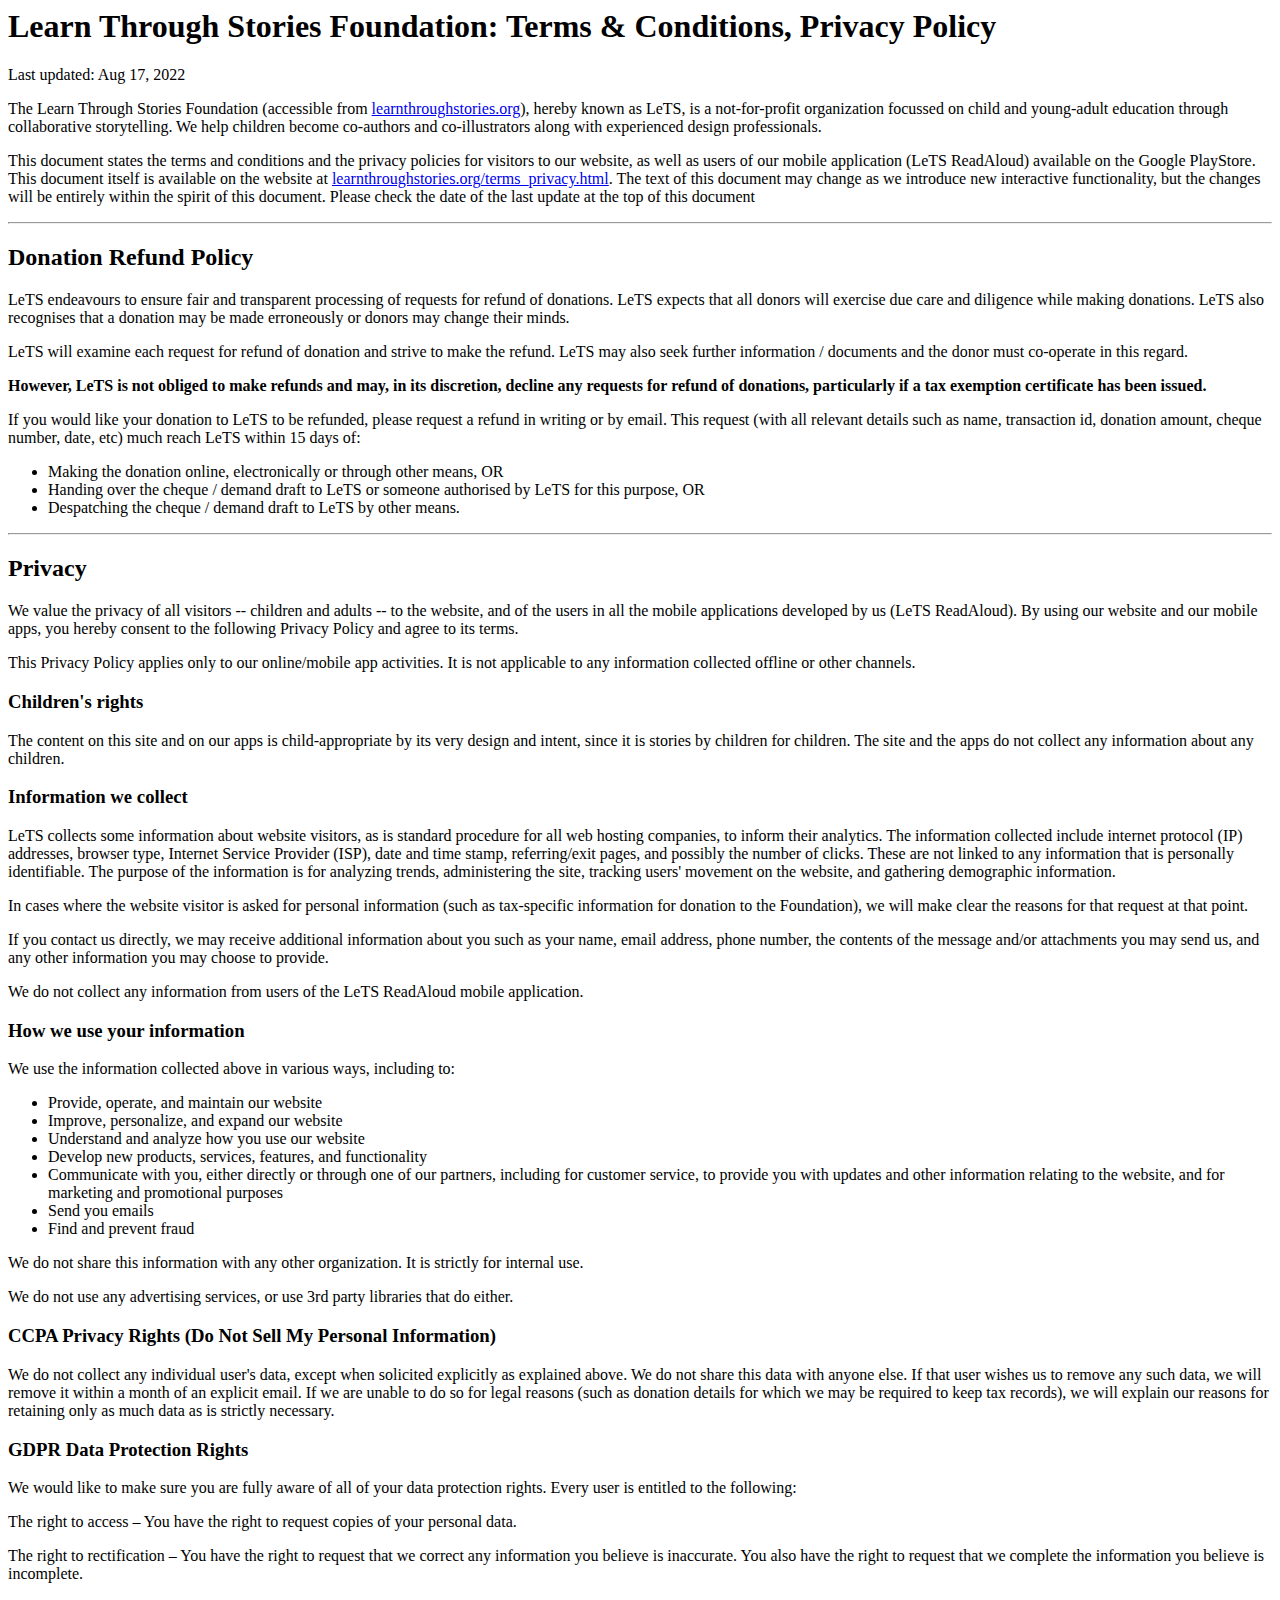
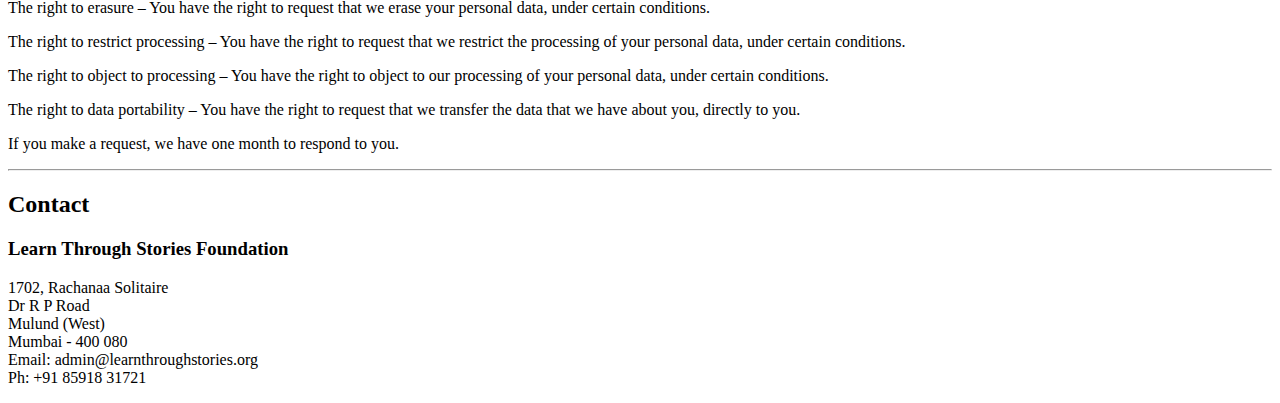
<file: terms_privacy.html>
<!DOCTYPE HTML PUBLIC "-//IETF//DTD HTML//EN">
<html> <head>
<title>Learn Through Stories Privacy Policy, and Terms & Conditions</title>
</head>

<body>
<h1>Learn Through Stories Foundation: Terms & Conditions, Privacy Policy</h1>
<p>Last updated: Aug 17, 2022</p>

<p>The Learn Through Stories Foundation (accessible from <a href="https://learnthroughstories.org">learnthroughstories.org</a>), hereby known as LeTS, is a not-for-profit organization focussed on child and young-adult education through collaborative storytelling. We help children become co-authors and co-illustrators along with experienced design professionals.

<p> This document states the terms and conditions and the privacy policies for visitors to our website, as well as users of our mobile application (LeTS ReadAloud) available on the Google PlayStore. This document itself is available on the website at
<a href="https://learnthroughstories.org/terms_privacy.html">learnthroughstories.org/terms_privacy.html</a>. The text of this document may change as we introduce new interactive functionality, but the changes will be entirely within the spirit of this document. Please check the date of the last update at the top of this document

<hr/>

<h2> Donation Refund Policy</h2>
LeTS endeavours to ensure fair and transparent processing of requests for refund of donations. LeTS expects that all donors will exercise due care and diligence while making donations. LeTS also recognises that a donation may be made erroneously or donors may change their minds.

<p> LeTS will examine each request for refund of donation and strive to make the refund. LeTS may also seek further information / documents and the donor must co-operate in this regard.

<p><strong> However, LeTS is not obliged to make refunds and may, in its discretion, decline any requests for refund of donations, particularly if a tax exemption certificate has been issued.</strong>

<p> If you would like your donation to LeTS to be refunded, please request a refund in writing or by email. This request (with all relevant details such as name, transaction id, donation amount, cheque number, date, etc) much reach LeTS within 15 days of:
<ul>
  <li> Making the donation online, electronically or through other means, OR</li>
  <li> Handing over the cheque / demand draft to LeTS or someone authorised by LeTS for this purpose, OR</li>
   <li> Despatching the cheque / demand draft to LeTS by other means.</li>
</ul>

<hr/>

<h2> Privacy</h2>
<p> We value the privacy of all visitors -- children and adults -- to the website, and of the users in all the mobile applications developed by us (LeTS ReadAloud). By using our website and our mobile apps, you hereby consent to the following Privacy Policy and agree to its terms. </p>

<p>This Privacy Policy applies only to our online/mobile app activities. It is not applicable to any information collected offline or other channels.

<h3> Children's rights </h2>

The content on this site and on our apps is child-appropriate by its very design and intent, since it is stories by children for children. The site and the apps do not collect any information about any children.</p>

<h3>Information we collect</h3>

<p>LeTS collects some information about website visitors, as is standard procedure for all web hosting companies, to inform their analytics. The information collected include internet protocol (IP) addresses, browser type, Internet Service Provider (ISP), date and time stamp, referring/exit pages, and possibly the number of clicks. These are not linked to any information that is personally identifiable. The purpose of the information is for analyzing trends, administering the site, tracking users' movement on the website, and gathering demographic information.</p>

<p>In cases where the website visitor is asked for personal information (such as tax-specific information for donation to the Foundation), we will make clear the reasons for that request at that point.</p>

<p>If you contact us directly, we may receive additional information about you such as your name, email address, phone number, the contents of the message and/or attachments you may send us, and any other information you may choose to provide.</p>

<p> We do not collect any information from users of the LeTS ReadAloud mobile application.

<h3>How we use your information</h3>

<p>We use the information collected above in various ways, including to:</p>

<ul>
<li>Provide, operate, and maintain our website</li>
<li>Improve, personalize, and expand our website</li>
<li>Understand and analyze how you use our website</li>
<li>Develop new products, services, features, and functionality</li>
<li>Communicate with you, either directly or through one of our partners, including for customer service, to provide you with updates and other information relating to the website, and for marketing and promotional purposes</li>
<li>Send you emails</li>
<li>Find and prevent fraud</li>
</ul>

<p>We do not share this information with any other organization. It is strictly for internal use.</p>

<p> We do not use any advertising services, or use 3rd party libraries that do either. </p>

<h3>CCPA Privacy Rights (Do Not Sell My Personal Information)</h3>

<p>We do not collect any individual user's data, except when solicited explicitly as explained above. We do not share this data with anyone else. If that user wishes us to remove any such data, we will remove it within a month of an explicit email. If we are unable to do so for legal reasons (such as donation details for which we may be required to keep tax records), we will explain our reasons for retaining only as much data as is strictly necessary.</p>

<h3>GDPR Data Protection Rights</h3>

<p>We would like to make sure you are fully aware of all of your data protection rights. Every user is entitled to the following:</p>
<p>The right to access &ndash; You have the right to request copies of your personal data.</p>
<p>The right to rectification &ndash; You have the right to request that we correct any information you believe is inaccurate. You also have the right to request that we complete the information you believe is incomplete.</p>
<p>The right to erasure &ndash; You have the right to request that we erase your personal data, under certain conditions.</p>
<p>The right to restrict processing &ndash; You have the right to request that we restrict the processing of your personal data, under certain conditions.</p>
<p>The right to object to processing &ndash; You have the right to object to our processing of your personal data, under certain conditions.</p>
<p>The right to data portability &ndash; You have the right to request that we transfer the data that we have about you, directly to you.</p>
<p>If you make a request, we have one month to respond to you.</p>

<hr>
<h2> Contact </h2>

<h3>Learn Through Stories Foundation</h3>

<p>1702, Rachanaa Solitaire
<br>Dr R P Road
<br>Mulund (West)
<br>Mumbai - 400 080
<br>Email: admin@learnthroughstories.org
<br>Ph: +91 85918 31721
</p>
</body> </html>
</file>
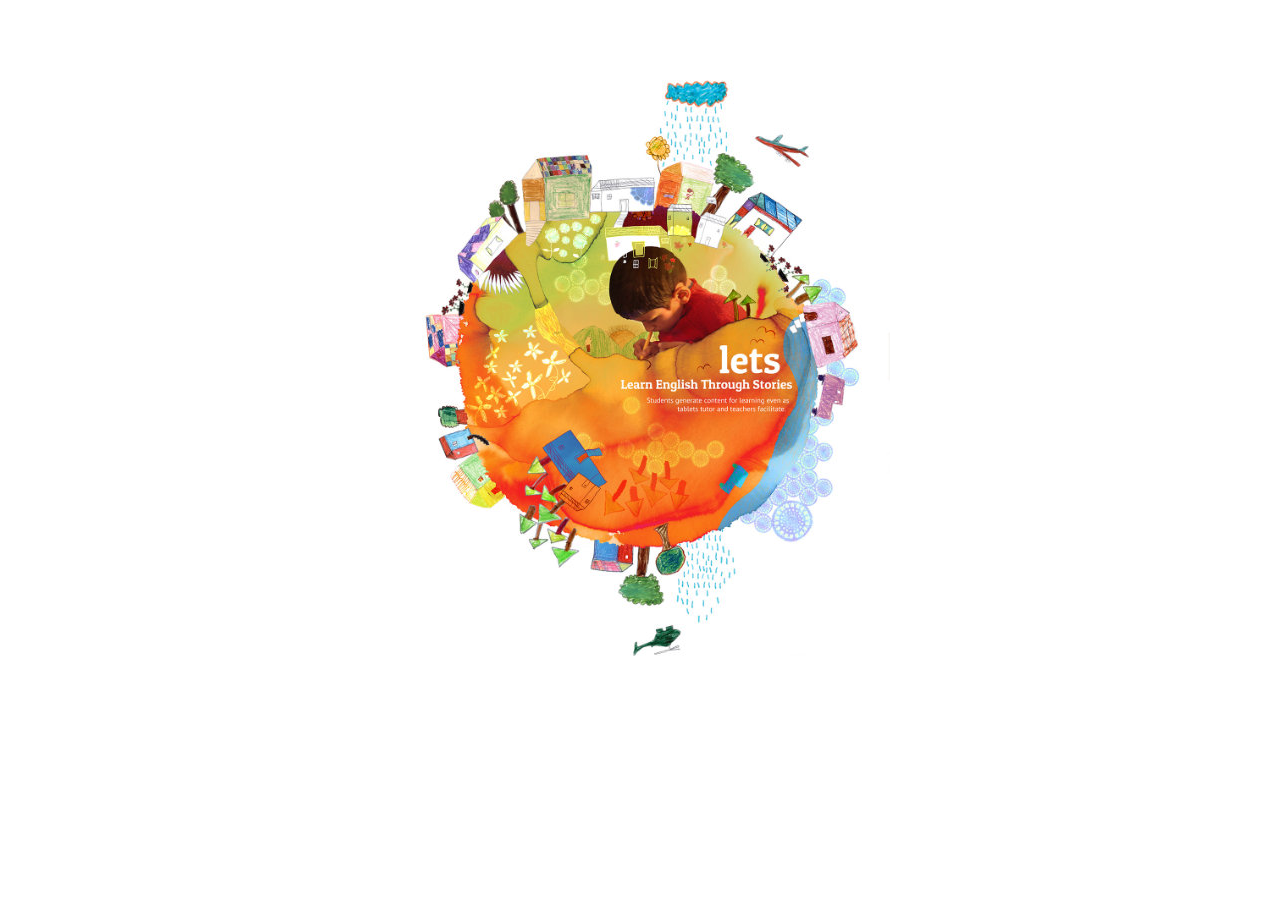
<file: test.html>
<!DOCTYPE html>
<html lang="en">
<head>
    <meta charset="UTF-8">
    <meta http-equiv="X-UA-Compatible" content="IE=edge">
    <meta name="viewport" content="width=device-width, initial-scale=1.0">
    <link rel="stylesheet" href="css/style.css">
    <title>Learn Through Stories</title>
</head>
<body>
    <div class="logo">
        <img src="images/poster-logo.jpg" alt="">
    </div>
</body>
</html>
</file>
<file: assets/css/base.css>
* {
  margin: 0;
  padding: 0;
  box-sizing: border-box;
  border-width: 0px;
}

@font-face {
  font-family: "Hepta Slab";
  font-style: normal;
  font-weight: 400;
  src: url(../fonts/hepta-slab-400-lean.woff2);
}
@font-face {
  font-family: "Hepta Slab";
  font-style: normal;
  font-weight: 500;
  src: url(../fonts/hepta-slab-500-lean.woff2);
}
@font-face {
  font-family: "Hepta Slab";
  font-style: normal;
  font-weight: 700;
  src: url(../fonts/hepta-slab-700-lean.ttf);
}

@font-face {
  font-family: "font-awesome";
  src: url("../fonts/font-awesome-lean.woff2");
  font-weight: normal;
  font-style: normal;
}

.icon-mail:before {
  content: "\e800";
}
.icon-play:before {
  content: "\e801";
}
.icon-pause:before {
  content: "\e802";
}
.icon-facebook:before {
  content: "\f09a";
}
.icon-linkedin:before {
  content: "\f0e1";
}
.icon-instagram:before {
  content: "\f16d";
}

.icon-youtube:before { 
  content: '\f16a'; 
}

.fa {
  font-family: 'font-awesome';
}

html {
  font-family: "Hepta Slab", serif;
  font-size: 12px; /* default. See media queries*/
}

@media screen and (max-width: 500px) {
  html {
    font-size: 8px;
  }
}

@media screen and (min-width: 500px) {
  html {
    font-size: 11px;
  }
}

@media screen and (min-width: 700px) {
  html {
    font-size: 13px;
  }
}

@media screen and (min-width: 800px) {
  html {
    font-size: 15px;
  }
}

@media screen and (min-width: 900px) {
  .text-wrapper {
    font-size: 16px;
  }
}

@media screen and (min-width: 1000px) {
  .text-wrapper {
    font-size: 17px;
  }
}

@media screen and (min-width: 1100px) {
  html {
    font-size: 18px;
  }
}

body {
  max-width: 1200px;
  width: 100vw;
  margin-left: auto;
  margin-right: auto;
  /* padding-left: 5px;
  padding-right: 5px; */
  text-align: center;
  position: relative;
}

/* Menu begin */
#navbar {
  width: 98%;
  font-size: 0.8rem;
  z-index: 3; /* Above text blocks if we want retractable menus*/
  display: flex;
  padding-left: 10px;
  padding-right: 5px;
  /* position: absolute; */
  top: 1.5rem;
}

#logo {
  margin-left: 0px;
  margin-right: auto;
  height: 100%;
}

#logo img {
  height: 6rem;
  width: 6rem;
}

#navbar ul {
  display: grid;
  justify-content: right;
  align-content: center;
  grid-auto-flow: column;
  grid-gap: 0.5em;
  list-style-type: none;
}

#links a {
  text-decoration: none;
  text-align: center;
  color: rgb(104, 99, 99);
  /* text-transform: uppercase; */
  font-weight: 700;
  padding: 0.5em;
}

#links .donate {
  color: black;
  background-color: #FFCC00;
  background-clip: border-box;
}

#links .donate:hover{
  color: green;
  background-color: #;
}

#links a:hover {
  color: #994e20;
}

#links .active-page {
  border-bottom: 2px solid #994e20;
}

/* Menu end */

h2 {
  margin-bottom: 10px;
}

#footer {
  display: grid;
  width: 100%;
  padding: 10px;
  grid-template-columns: 25% 75%;
  grid-template-areas: "logo  explore"
                       "logo  social";
  align-items: center; 
}

#footer #logotext {
  grid-area: logo;
  height: 85%;
  max-width: 100%;
  max-height: 5rem;
  justify-self: start;
}

#footer #logotext img {
  max-width: 100%;
  height: 100%;
  object-fit: contain;
}

#footer #social {
  grid-area: social;
  width: 100%;
  display: grid;
  grid-auto-flow: column;
  justify-items: end;
  align-items: center;
  justify-content: right;
  grid-gap: 1.5em;
}

#footer #social a {
  font-size: 1.5rem;
  color: #797979;
  text-decoration: none;
  justify-content: end;
}

#footer #explore {
  grid-area: explore;
  width: 100%;
  display: grid;
  grid-auto-flow: column;
  justify-items: end;
  align-items: center;
  justify-content: right;
  grid-gap: 1.0em;
}


#footer #explore a {
  font-size: 0.8rem;
  font-weight: 700;
  color: #797979;
  text-decoration: none;
  justify-content: end;
}

#footer #explore a:hover {
  color: #994e20;
}

#policies {
    height: 1rem;
    background-color: lightgrey;
    width: 100%;
    text-align:right;
    font-size: 0.7rem;
}

#policies * {
    color: black;
    padding-left: 2em;
}
</file>
<file: assets/css/aboutus.css>
#about-container {
  width: 100%;

  background-image: 
    -webkit-image-set(
      url(../img/default-bg-1200.webp) 1x,
      url(../img/default-bg-1200.jpg) 1x
    );
  background-image: 
    image-set(
      url(../img/default-bg-1200.webp) 1x,
      url(../img/default-bg-1200.jpg) 1x
    );

  text-align: start;
  line-height: 150%;
}

#anim-container {
  padding-top: 2rem;
  width: 80%;
  margin-left: auto;
  margin-right: auto;
}

#anim-control {
  font-size: 0.9rem;
  color: grey;
}

#anim-control a {
  font-size: 1.2 rem;
  margin-right: 5px;
  border: 3px solid lightgray;
  border-radius: 50%;
  padding: 5px;
  color: rgb(65, 127, 65);
  text-align: center;
  text-decoration: none;
}
#anim-control a:hover {
  border: 3px solid rgb(178, 69, 52);
}

.slider {
  position:relative;
  display: flex;
  width: 100%;
  height: 10rem;
  /* max-height: 210px; */
  overflow-x: scroll;
  /* Make scroll bar invisible */
  -ms-overflow-style: none; /* for Internet Explorer, Edge */
  scrollbar-width: none; /* for Firefox */
}
.slider::-webkit-scrollbar { /* make scrollbar invisible on chrome/safari*/
  display: none;
}

.slide {
  margin: 5px;
  height: 90%;
  padding: 10px;
  background: white;
  /* border: 1px solid #676966; */
  box-shadow: 0 2px 4px 3px rgb(0 0 0 / 14%);
}

.slide img {
  height: 100%;
  width: auto;
  object-fit: contain;
}

.about {
  width: 90%;
  text-align: start ;
  margin-left: auto;
  margin-right: auto;
}
.about ul {
  margin-left: 2rem;
  margin-bottom: 1rem;
}
.about {
  margin-bottom: 1rem;
}

.floater {
  float: right;
  width: 40%;
}

.floater img {
  width: 100%;
  height: auto;
}

.team {
  width: 90%;
  margin-left: auto;
  margin-right: auto;
}

h2 {
  padding-top: 2rem;
  padding-bottom: 1rem;
  text-align: center;
}
.member {
  display: grid;
  grid-gap: 2%;
  grid-template-columns: 15% 80%;
  margin-bottom: 2rem;
}

.square {
  width: 95%;
  height: 0;
  grid-column-start: 1;
  position: relative;
  content:"";
  padding-top:95%;
  display: block;
}

.mugshot {
  position:absolute;
  
  height: 100%;
  left: 0;
  right: 0;
  top: 0;
  bottom: 0;
  line-height: 100%;
  border-radius: 50%;
}

.mugshot img {
  width: 100%;
  height: 100%;
  border-radius:50%;
  border: 3px solid white;
  object-fit: contain;
}


.profile {
  grid-column-start: 2;
}
</file>
<file: assets/css/bookblock.css>
.bb-page {
	position: absolute;
	-webkit-transform-style: preserve-3d;
	transform-style: preserve-3d;
	-webkit-transition-property: -webkit-transform;
	transition-property: transform;

}

.bb-bookblock {
	max-width: 1024px;
	max-height: 787px;
}

.bb-bookblock img {
	width: 100%;
	height: 100%;
	/* object-fit: contain; */
}
.bb-vertical .bb-page {
	width: 50%;
	height: 100%;
	left: 50%;
	-webkit-transform-origin: left center;
	transform-origin: left center;
}

.bb-horizontal .bb-page {
	width: 100%;
	height: 50%;
	top: 50%;
	-webkit-transform-origin: center top;
	transform-origin: center top;
}

.bb-page > div,
.bb-outer,
.bb-content,
.bb-inner {
	position: absolute;
	height: 100%;
	width: 100%;
	top: 0;
	left: 0;
	-webkit-backface-visibility: hidden;
	backface-visibility: hidden;
}

.bb-vertical .bb-content {
	width: 200%;
}

.bb-horizontal .bb-content {
	height: 200%;
}

.bb-page > div {
	width: 100%;
	-webkit-transform-style: preserve-3d;
	transform-style: preserve-3d;
}

.bb-vertical .bb-back {
	-webkit-transform: rotateY(-180deg);
	transform: rotateY(-180deg);
}

.bb-horizontal .bb-back {
	-webkit-transform: rotateX(-180deg);
	transform: rotateX(-180deg);
}

.bb-outer {
	width: 100%;
	overflow: hidden;
	z-index: 999;
}

.bb-overlay, 
.bb-flipoverlay {
	background-color: rgba(0, 0, 0, 0.7);
	position: absolute;
	top: 0px;
	left: 0px;
	width: 100%;
	height: 100%;
	opacity: 0;
}

.bb-flipoverlay {
	background-color: rgba(0, 0, 0, 0.2);
}

.bb-bookblock.bb-vertical > div.bb-page:first-child,
.bb-bookblock.bb-vertical > div.bb-page:first-child .bb-back {
	-webkit-transform: rotateY(180deg);
	transform: rotateY(180deg);
}

.bb-bookblock.bb-horizontal > div.bb-page:first-child,
.bb-bookblock.bb-horizontal > div.bb-page:first-child .bb-back {
	-webkit-transform: rotateX(180deg);
	transform: rotateX(180deg);
}

/* Content display */
.bb-content {
	/* background: white; */
}

.bb-vertical .bb-front .bb-content {
	left: -100%;
}

.bb-horizontal .bb-front .bb-content {
	top: -100%;
}

/* Flipping classes */
.bb-vertical .bb-flip-next,
.bb-vertical .bb-flip-initial {
	-webkit-transform: rotateY(-180deg);
	transform: rotateY(-180deg);
}

.bb-vertical .bb-flip-prev {
	-webkit-transform: rotateY(0deg);
	transform: rotateY(0deg);
}

.bb-horizontal .bb-flip-next,
.bb-horizontal .bb-flip-initial {
	-webkit-transform: rotateX(180deg);
	transform: rotateX(180deg);
}

.bb-horizontal .bb-flip-prev {
	-webkit-transform: rotateX(0deg);
	transform: rotateX(0deg);
}

.bb-vertical .bb-flip-next-end {
	-webkit-transform: rotateY(-15deg);
	transform: rotateY(-15deg);
}

.bb-vertical .bb-flip-prev-end {
	-webkit-transform: rotateY(-165deg);
	transform: rotateY(-165deg);
}

.bb-horizontal .bb-flip-next-end {
	-webkit-transform: rotateX(15deg);
	transform: rotateX(15deg);
}

.bb-horizontal .bb-flip-prev-end {
	-webkit-transform: rotateX(165deg);
	transform: rotateX(165deg);
}

.bb-item {
	width: 100%;
	height: 100%;
	position: absolute;
	top: 0;
	left: 0;
	display: none;
	/* background: #fff; */

}

/* No JS */
.no-js .bb-bookblock, 
.no-js ul.bb-custom-grid li {
	width: auto;
	height: auto;
}

.no-js .bb-item {
	display: block;
	position: relative;
}
</file>
<file: assets/css/books-base.css>
#book-open {
    position: fixed;
    display: none;
    z-index: 20;
    /* overflow: hidden; */
    background-color: rgb(0, 0, 0); /* Fallback color */
    background-color: rgba(0, 0, 0, 0.7); /* Black w/ opacity */
    /* background-color: white; */
    top: 0;
    left: 0;
    width: 100vw;
    height: 100vh;
  }
  
  #book-open-inner {
    position: relative;
    display: flex;
    background: white;
  }
  
  /* Used where width is more constraining. All units are in vw, and aspect ratio is maintained*/
  .bb-vw {
    width: 80vw;
    height: calc(80vw * 787 / 1024);
    margin-left: auto;
    margin-right: auto;
  }
  
  /* Used where height is more constraining. All units are in vh */
  .bb-vh {
    /*top: 10vh;
    left: 10vh;*/
    margin-left: auto;
    margin-right: auto;
    height: 80vh;
    width: calc(80vh * 1024 / 787);
  }
  
  #bb-bookblock {
    /* width/height set by .bb-vw or .bb-vh, depending on screen orientation.*/
    font-size: 1rem;
    position: relative;
    z-index: 100;
  
    -webkit-perspective: 1300px;
    perspective: 1300px;
    -webkit-backface-visibility: hidden;
    backface-visibility: hidden;
    box-shadow: 0 2px 4px 0 rgba(0, 0, 0, 0.1), 0 9px 20px 0 rgba(0, 0, 0, 0.25);
    border-left: 1px solid grey;
    border-bottom: 1px solid grey;
    margin-top: 10vh;
    margin-left: auto;
    margin-right: auto;
    /* background: white; */
    cursor: pointer;
  }

  #click-to-flip {
    animation-duration: 4s;
    animation-name: appear;
    background: rgba(112, 110, 110, 0.7);
    color: white;
    font-size: 1.2rem;
    font-weight: bold;
    position: absolute;
    z-index: 1000;
    right: 0px;
    bottom: 0px;
    opacity: 100%;
    padding: 10px;
  }

  @keyframes appear {
    0%   {opacity: 0%;}
    15%  {opacity: 0%;}
    100% {opacity: 100%;}
  }

  

  #end-of-sample {
    display: none;
    background: rgba(112, 110, 110, 0.7);
    color: white;
    font-size: 1.2rem;
    font-weight: 500;
    position: absolute;
    z-index: 1000;
    right: 0px;
    bottom:0px;
    padding: 10px;
    animation-duration: 6s;
    animation-name: appear-disappear;
    opacity: 0%;
  }
  
  @keyframes appear-disappear {
    0%   {opacity: 100%;}
    10%  {opacity: 100%;}
    100% {opacity: 0%;}
  }
  
  #book-close {
    z-index: 1000;
    position: absolute;
    right: -10px;
    top: -15px;
    width: 30px;
    height: 30px;
    font-family: sans-serif;
    font-size: 1.2rem;
    font-weight: bold;
    margin-left: auto;
    border-radius: 50%;
    background: black;
    color: white;
    line-height: 30px;
  }
  
  #book-close:hover,
  #book-close:focus {
    background: yellow;
    color: black;
    text-decoration: none;
    cursor: pointer;
  }
</file>
<file: assets/css/books.css>
#books-container {
  width: 100%;
  /* background-image: url("../img/default-bg.jpg"); */
  background-position-y: 50%;
}

#books-top {
  padding-top: 2rem;
  width: 100%;
  max-width: 100%;
}

#shelf {
  margin-left: auto;
  margin-right: auto;
  width: 95%;
  /* aspect-ratio: 140 / 220; */
  display: grid;
  grid-template-rows: repeat(4, 25%);
  grid-template-columns: repeat(6, 16.66%);
  grid-template-areas: 
        "ck  ck  er kh ma rc"
        "ck  ck  ro ro bm bc1"
        "tc  cm  ro ro mr mr"
        "bc2 bc3 fc mg mr mr";
}

.grid-cell {
  padding: 15px 15px;
  width: 100%;
  height: 100%;
}

@media screen and (max-width: 800px) {
  #shelf {
    grid-template-rows: repeat(6, 16.66%);
    grid-template-columns: repeat(4, 25%);
    grid-template-areas: 
          "ck  ck er kh "
          "ck  ck  ma rc"
          "bm  bc1  ro ro"
          "tc  cm  ro ro"
          "fc  mg  mr mr"
          "bc2 bc3 mr mr";
  }
  .grid-cell {
    padding: 20px;
    width: 100%;
    height: 100%;
  }
}

.book-on-shelf {
  /* margin: 3rem 2em; */
  /* max-height: 220px;
  max-width: 143px; */
  height: 100%;
  width: 100%;
  position: relative;
  z-index: 1;
  box-shadow: 0 2px 4px 0 rgba(0, 0, 0, 0.1), 0 9px 20px 0 rgba(0, 0, 0, 0.25);
  overflow: hidden;
  transition: box-shadow 0.3s linear;
  border-left: 1px solid grey;
  border-bottom: 1px solid grey;
}

.book-on-shelf img {
  width: 100%;
  height: 100%;
  transform-origin: 0 50%;
  transform: rotateY(0);
  transition: all 0.45s ease;
}

.book-on-shelf::after,
.book-on-shelf::before,
.book img,
.book {
  border-top-right-radius: 5px;
  border-bottom-right-radius: 5px;
}

/* On hover, thicken the shadow on the container and on the image, and "rotate" the image along the Y axis */
.book-on-shelf:hover {
  box-shadow: 0 2px 4px 0 rgba(0, 0, 0, 0.25), 0 9px 20px 0 rgba(0, 0, 0, 0.45);
}

.book-on-shelf:hover img {
  transform: rotateY(-25deg);
  box-shadow: 1px 1px 5px 5px rgba(0, 0, 0, 0.2);
}

/* Book placements */
#ck {
  grid-area: ck;
}
#bm {
  grid-area: bm;
}
#bc1 {
  grid-area: bc1;
}

#bc2 {
  grid-area: bc2;
}

#bc3 {
  grid-area: bc3;
}

#cm {
  grid-area: cm;
}
#er {
  grid-area: er;
}
#fc {
  grid-area: fc;
}
#kh {
  grid-area: kh;
}
#ma {
  grid-area: ma;
}
#mr {
  grid-area: mr;
}
#mg {
  grid-area: mg;
}
#rc {
  grid-area: rc;
}
#ro {
  grid-area: ro;
}
#tc {
  grid-area: tc;
}
</file>
<file: assets/css/donate.css>
#donate-container {
  width: 100%;

  background-image:
    -webkit-image-set(url(../img/default-bg-1200.webp) 1x,
      url(../img/default-bg-1200.jpg) 1x);
  background-image:
    image-set(url(../img/default-bg-1200.webp) 1x,
      url(../img/default-bg-1200.jpg) 1x);

  text-align: start;
  line-height: 150%;
}

.donate {
  width: 90%;
  text-align: start;
  margin-left: auto;
  margin-right: auto;
}

.donate h4 {
  margin-top: 20px;
  margin-bottom: 10px;
  font-size: 1.2 rem;
}

.donate ul {
  margin-left: 2rem;
  margin-bottom: 1rem;
}

.donate {
  margin-bottom: 1rem;
}

.donation-container {
  display: flex;
  flex-direction: column;
  align-items: center;
  border-radius: 5px;
  border: 1px solid gray;
  margin-top: 10px;
}

.donation-form {
  width: 100%;
  max-width: 400px;
}

.donation-form input,
.donation-form textarea,
.donation-form button {
  width: 100%;
  margin-left: 10px;
  margin-bottom: 10px;
  padding: 8px;
}
.donation-form label {
  margin-left: 10px;
}

.donation-form button {
  font-size: 1.2rem;
  font-weight: 600;
}

.donation-image {
  display: none;
}

#donations-details-outer {
  margin-top: 20px;
}
.donation-details {
  display: flex;
  flex-wrap: wrap;
  flex-direction: row;
  align-items: flex-start;
  width: 100%;
  /* max-width: 400px; */
  margin: 20px auto;
  padding: 20px;
  /* border: 1px solid #ccc;
  border-radius: 10px; */
  background-color: #f9f9f9;
  align-content: flex-start;
}

.hidden {
  display: none;
}

.qr-section {
  /* max-width: 30%; */
  border: 1px solid #ddd;
  border-radius: 5px;
  margin: auto;
  display: flex;
  flex-direction: column;
  /* align-items: left; */
  justify-content: left;
  text-align: left;
  min-height: fit-content; /* Ensures it takes minimum space */
  margin-bottom: 10px;
}

.qr-section img {
  height: auto;
  display: block;
}

.qr-section p {
  margin: 5px 0;
  font-size: 14px;
}

.bank-details {
  border: 1px solid #ddd;
  border-radius: 5px;
  margin: auto;
  text-align: left;
  
  /* font-size: 14px; */
  display: flex;
  /* max-width: 500px; */
  flex-direction: column;
  justify-content: center;
}

.bank-details p {
  margin: 3px;
}

label {
  display: block;
  margin-bottom: 8px;
  /* font-weight: 600; */
  color: #555;
}

input {
  width: 100%;
  padding: 12px;
  border: 1px solid #ddd;
  border-radius: 5px;
  font-size: 16px;
  transition: border-color 0.3s;
  box-sizing: border-box;
}

input:focus {
  border-color: #3498db;
  outline: none;
}

.error {
  color: #e74c3c;
  font-size: 14px;
  margin-top: 5px;
  display: none;
}

h2 {
  padding-top: 2rem;
  padding-bottom: 1rem;
  text-align: center;
}

/* An image shows up on the right only if it is a wide screen*/
@media (min-width: 768px) {
  .donation-container {
    flex-direction: row;
    justify-content: space-between;
    align-items: flex-start;
  }

  .donation-form {
    flex: 1;
  }

  .donation-image {
    margin: 10px;
    display: flex;
    flex: 1;
    justify-content: center;
    align-items: center;
  }

  .donation-image img {
    max-width: 75%;
    object-fit: contain;
    /* Ensures image scales properly within the container */
  }
}
</file>
<file: assets/css/gov.css>
#gov-container {
  width: 100%;

  background-image: 
    -webkit-image-set(
      url(../img/default-bg-1200.webp) 1x,
      url(../img/default-bg-1200.jpg) 1x
    );
  background-image: 
    image-set(
      url(../img/default-bg-1200.webp) 1x,
      url(../img/default-bg-1200.jpg) 1x
    );

  text-align: start;
  line-height: 150%;
}

#gov-yearly-statements {
  padding-top: 2rem;
  width: 80%;
  margin-left: auto;
  margin-right: auto;
}

.doc {
  padding-left: 2rem;
}
</file>
<file: assets/css/index.css>
html {
  font-weight: 500;
}

body > .section {
  /* This is only for index.html. Sections have images in the background, but not
    as a background-image prop, for responsive reasons.
    When multiple ".section"s are joined together, there is a thin line separating
    them, because HTML elements because they were meant for text, and two empty divs
    next to each other will leave that white line. Remove it by setting font size to zero.
    Font-size is reset appropriately for inside elements.
   */
  font-size: 0;
  position: relative;
  width: 100%;
}


.body-text {
  display: block;
  width: 100%;
  position: relative;
  /* overflow: scroll; */
}

.body-text p {
  margin-bottom: 1rem;
}
.body-text p:last-child {
  margin-bottom: 0rem;
}

/* class common to all text wrappers */
.text-wrapper {
  font-family: "Hepta Slab", serif;
  font-size: 1rem;
  line-height: 160%;
  z-index: 2;
  text-align: left;
  padding-right: 10px;
  position: absolute;
  /* overflow: scroll; */
}
.text-center {
  display: flex;
  position: relative;
  width: 100%;
  height: 100%;
  margin: 0px;
  flex-wrap: wrap;
  flex-direction: row;
  align-items: center;
  justify-content: center;
  overflow: auto;
}

#intro-text-wrapper {
  width: 45%;
  height: 16.5%;
  color: rgb(56, 63, 57);
  left: 53%;
  top: 33%;
}

#logo-text-wrapper {
  width: 40%;
  top: 51%;
  height: 17%;
  color: rgb(56, 63, 57);
  left: 60%;
}

/* h2 {
  margin-bottom: 8px;
} */

@media screen and (max-width: 500px) {
  h2 {
    margin-bottom: 5px;
  }
}


#author-text-wrapper {
  width: 50%;
  height: 10%;
  color: rgb(56, 63, 57);
  left: 53%;
  top: 77%;
}

#our-authors {
  font-size: 1.5em;
  font-weight: bold;
}

#books-text-wrapper {
  width: 28%;
  height: 19%;
  color: rgb(56, 63, 57);
  left: 31%;
  top: 10%;
}

#book-sample {
  display: flex;
  flex-direction: column;
  top: 10%;
  left: 58%;
  font-size: 0.8rem;
  width: 42%;
  height: 17.5%;
  cursor: pointer;
  align-items: flex-end;
  justify-content: flex-end;
}

#book-sample:hover p {
  transition: all 0.5s;
  font-size: 1rem;
  font-weight: bold;
  /* background-color: yellow; */
}

#films-text-wrapper {
  width: 50%;
  height: 11%;
  color: rgb(56, 63, 57);
  left: 40%;
  top: 29%;
}


.open-anim-video {
	height:300px;
	width:300px;
  position: absolute;
  display: inline-block;
  top: 45%;
  left: 65%;
  transform: translate(-50%, -50%);
  cursor: pointer;
}


#apps-text-wrapper {
  width: 49%;
  height: 9%;
  color: rgb(56, 63, 57);
  left: 50%;
  top: 56%;
}

#other-sub-text-wrapper {
  width: 55%;
  height: 6%;
  color: rgb(56, 63, 57);
  left: 34%;
  top: 65%;
}

.bg-img {
  /*margin-bottom: 10px;  This is for debugging, for seeing the splits between the background images*/
  width: 100%;
  height: auto;
  pointer-events: none;
}

#intro-video {
  /* background: red; */
  display: flex;
  flex-direction: column;
  position: absolute;
  top: 86%;
  left: 47%;
  font-size: 0.8rem;
  width: 43%;
  height: 11.25%;
  cursor: pointer;
  z-index: 3;
  justify-content: flex-end;
  align-items: flex-end;
  cursor: pointer;
}

.more-text-indicator {
  box-shadow: 0 -1em 1em -1em rgb(90, 90, 52) inset;
}
</file>
<file: assets/css/process.css>
#process-container {
  width: 100%;
  background-image: 
    -webkit-image-set(
      url(../img/default-bg-1200.webp) 1x,
      url(../img/default-bg-1200.jpg) 1x
    );
  background-image: 
    image-set(
      url(../img/default-bg-1200.webp) 1x,
      url(../img/default-bg-1200.jpg) 1x
    );
}

#process-top {
  padding-top: 2rem;
  width: 100%;
  max-width: 100%;
}

#process-top img {
  width: 100%;
  height: auto;
}

.call-for-stories-wrapper {
  width: 67%;
  margin-left: auto;
  margin-right: auto;
  margin-top: 1.5rem;
  margin-bottom: 1.5rem;
}

.call-for-stories {
  display: grid;
  justify-content: justify-content;
  justify-items: center;
  width: 100%;
  grid-template-columns: 33% 33% 33%;
  grid-template-areas: "left middle right";
}

.call-for-stories img {
  width: 90%;
  max-height: 150px;
  object-fit: contain;
  box-shadow: 2px 2px 4px 0 rgb(0 0 0 / 65%);
  transition: transform .2s; /* Animation */
}

.call-for-stories img:hover {
  transform: scale(1.2);
}

.process-grid {
  width: 100%;
  display: grid;
  position: relative;
  grid-template-columns: 20% 60% 20%;
  grid-template-areas: "left middle right";
}

.process-grid .left {
  grid-area: left; /* for parent */

  display: grid; /* to force nested thumbnail image closer to text */
  grid-template-columns: 35% [thumb]50% 15%;
  grid-template-rows: auto;
  align-content: space-between;
}
.process-grid .left .thumb-wrapper {
  grid-column-start: thumb;
  width: 100%;
}

.process-grid .left img {
  width: 100%;
  max-width: 100px; /* images are 100x100*/
  height: auto;
  object-fit: contain;
}

.process-grid .middle {
  grid-area: middle;
  line-height: 160%;
  font-size: 1rem;
  font-weight: 400;
  color: rgb(56, 63, 57);
}

.process-grid.right {
  grid-area: right;
  display: flex;
}

.process-grid .middle div {
  text-align: start;
  margin-bottom: 1.5rem;
}
.process-grid .middle div:last-of-type {
  text-align: start;
  margin-bottom: 0em;
}

.process-grid .middle h2 {
  text-align: start;
  font-size: 1.2em;
  margin-bottom: 1em;
  line-height: 150%;
}

.process-grid #process-bottom {
  position: absolute;
  padding: 10px;
  bottom: -12rem;
  /* so that only the tree is to the right, but the kids are below the text*/
  right: 0;
  width: 57%;
}

.spacer {
  display: block;
  width: 10px;
  height: 0rem;
  /* border-left: 2px dotted gray; */
}

.process-grid #process-bottom img {
  width: 100%;
  height: 100%;
}
</file>
<file: css/style.css>
body {
   display: grid;
   margin: auto;
   /* max-height: 500px; */
   height: 80vh;
   width: 80vh;
   display: grid;
   align-items: center;
   justify-items: center;
   grid-template-columns: [logo] auto;
   grid-template-rows: [logo] auto;
}

.logo {
    padding-top: 20px;
    grid-row: logo;    
    grid-column: logo;
}


body img {
    width: 100%;
    height: 100%;
}
</file>
